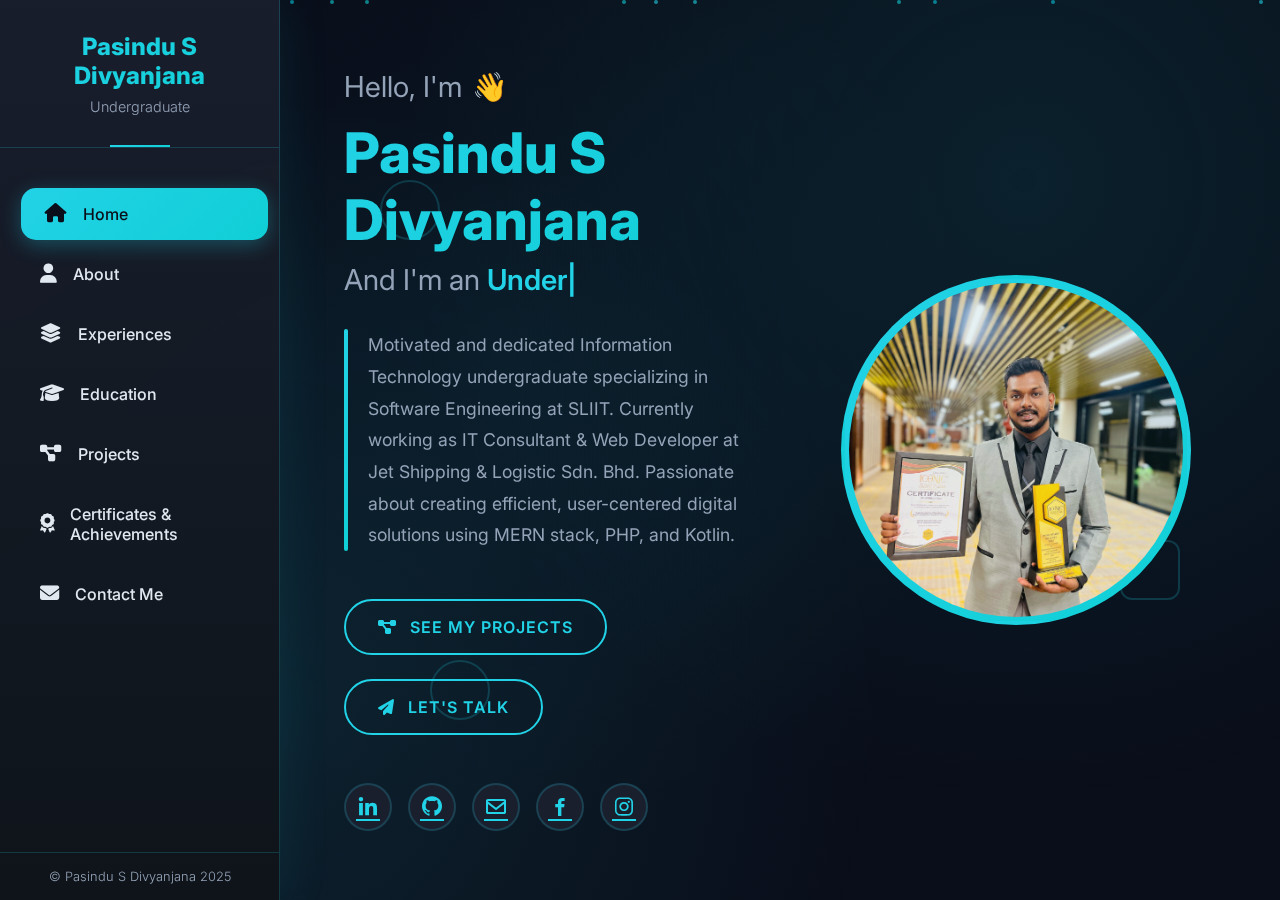
<file: index.html>
<!DOCTYPE html>
<html lang="en" data-page-suffix="Portfolio">
<head>
    <meta charset="UTF-8" />
    <meta name="viewport" content="width=device-width, initial-scale=1.0" />
    <title>Pasindu S Divyanjana | Portfolio</title>
    <link href="https://unpkg.com/boxicons@2.1.4/css/boxicons.min.css" rel="stylesheet" />
    <link rel="stylesheet" href="https://cdnjs.cloudflare.com/ajax/libs/font-awesome/6.4.0/css/all.min.css" />
    <link rel="stylesheet" href="Index_Style.css" />

</head>
<body>
    <!-- Floating Particles -->
    <div class="particles"></div>

    <!-- Scroll Progress Indicator -->
    <div class="scroll-indicator">
        <div class="scroll-progress" id="scrollProgress"></div>
    </div>

    <!-- Mobile Menu Toggle -->
    <button class="menu-toggle" id="menuToggle">
        <i class="fas fa-bars"></i>
    </button>

    <!-- Navigation Overlay -->
    <div class="nav-overlay" id="navOverlay"></div>

    <!-- Navigation (loaded from components/navigation.html) -->
    <div id="nav-container"></div>

    <!-- Main Content -->
    <main>
        <section class="home">
            <!-- Floating Elements -->
            <div class="floating-elements">
                <div class="floating-element"></div>
                <div class="floating-element"></div>
                <div class="floating-element"></div>
            </div>

            <div class="home-container">
                <div class="home-content">
                    <div class="text-animation">
                        <h3>Hello, I'm</h3>
                        <h1 data-profile="name">Pasindu S Divyanjana</h1>
                        <h3>And I'm an <span class="multiple-text" id="typewriter" data-profile="title">Undergraduate</span></h3>
                    </div>
                    <p class="home-description" data-profile="shortBio">
                        Motivated and dedicated Information Technology undergraduate specializing in Software Engineering at SLIIT. Currently working as IT Consultant & Web Developer at Jet Shipping & Logistic Sdn. Bhd. Passionate about creating efficient, user-centered digital solutions using MERN stack, PHP, and Kotlin.
                    </p>
                    <div class="btn-group">
                        <a href="Project.html" class="btn secondary-btn">
                            <i class="fas fa-project-diagram"></i> See My Projects
                        </a>
                        <a href="Contact_Me.html" class="btn secondary-btn">
                            <i class="fas fa-paper-plane"></i> Let's Talk
                        </a>
                    </div>
                    <div class="social-media">
                        <a href="#" data-profile-href="linkedin" target="_blank"><i class="bx bxl-linkedin"></i></a>
                        <a href="#" data-profile-href="github" target="_blank"><i class="bx bxl-github"></i></a>
                        <a href="#" data-profile-href="email" target="_blank"><i class="bx bx-envelope"></i></a>
                        <a href="#" data-profile-href="facebook" target="_blank"><i class="bx bxl-facebook"></i></a>
                        <a href="#" data-profile-href="instagram" target="_blank"><i class="bx bxl-instagram"></i></a>
                    </div>
                </div>
                <div class="home-img">
                    <div class="img-container">
                        <img src="Images/My Profile.jpg" alt="Pasindu S Divyanjana" data-profile-img="profileImage" />
                        <div class="img-overlay"></div>
                    </div>
                </div>
            </div>
        </section>
    </main>

    <script src="data/personal-data.js"></script>
    <script src="scripts/load-navigation.js"></script>
    <script src="scripts/data-loader.js"></script>
    <script src="Index_Script.js"></script>
</body>
</html>
</file>
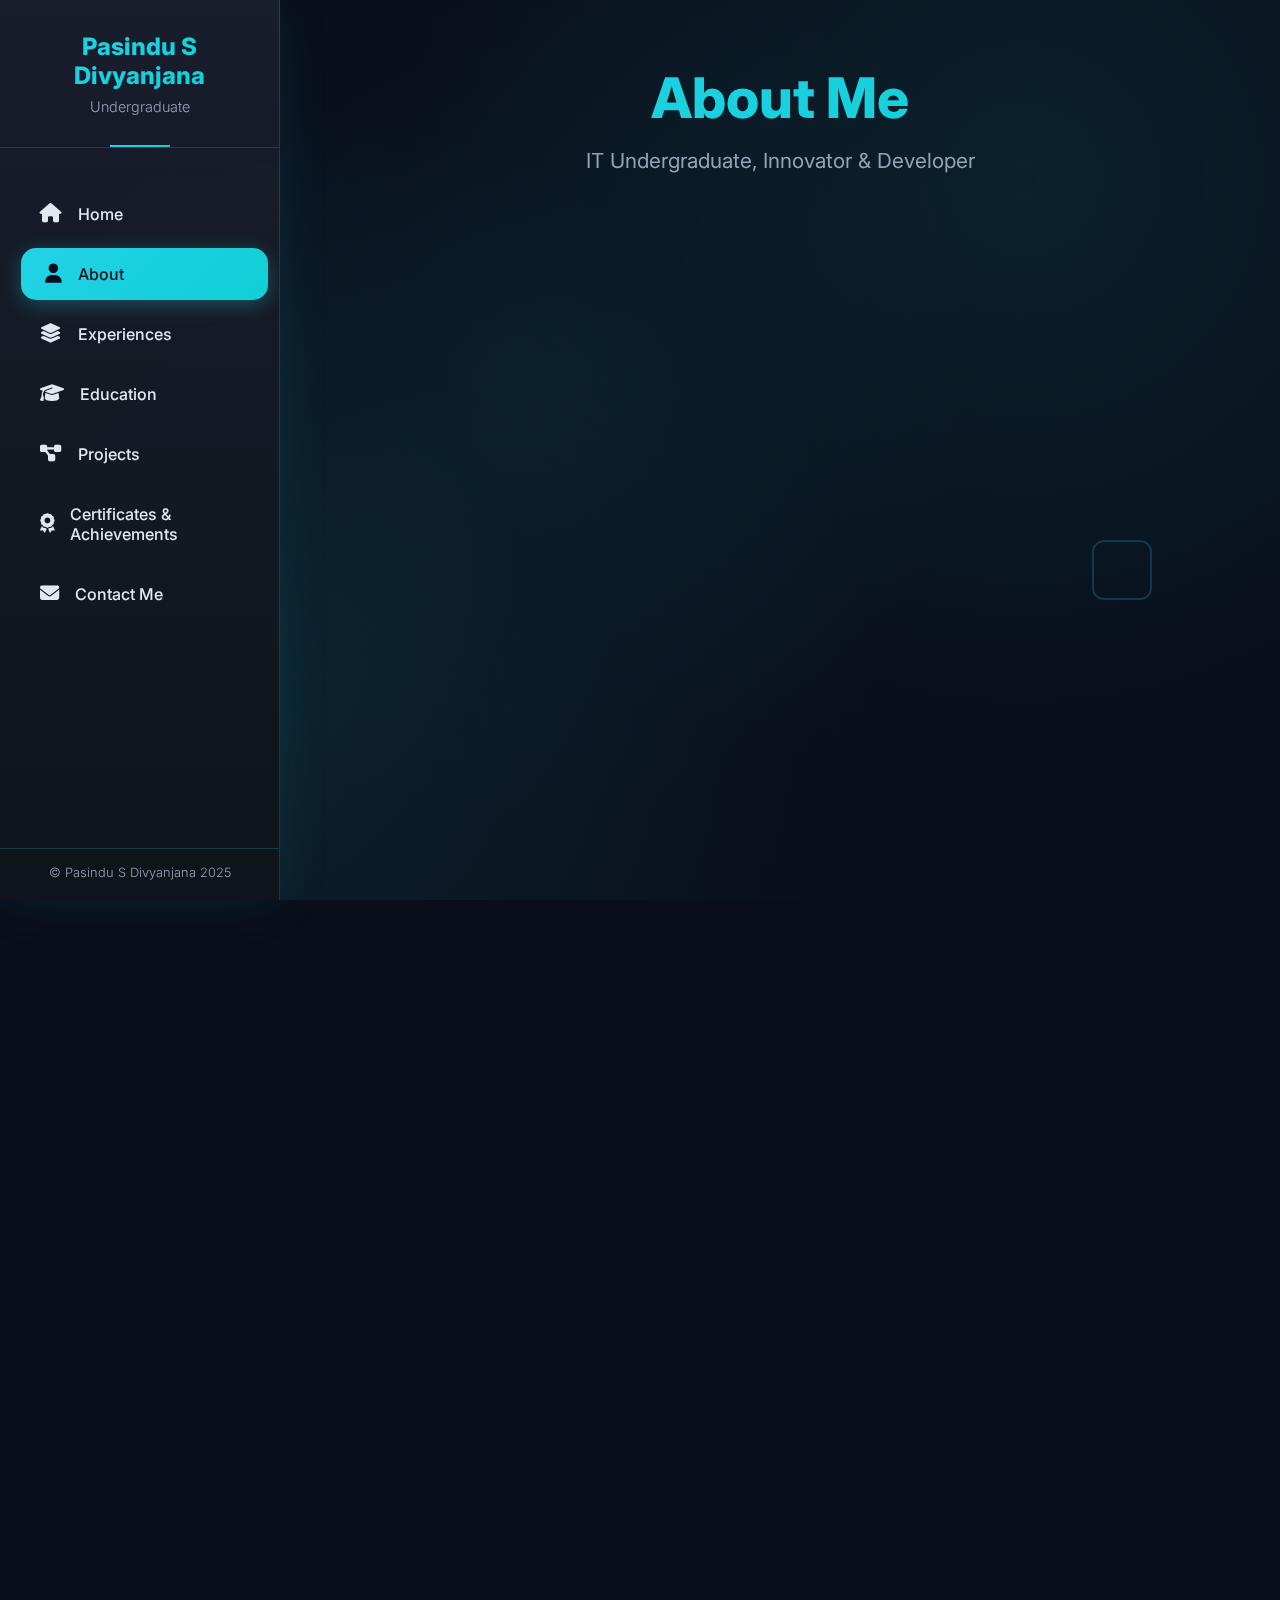
<file: About_Me.html>
<!DOCTYPE html>
<html lang="en" data-page-suffix="About">
<head>
    <meta charset="UTF-8" />
    <meta name="viewport" content="width=device-width, initial-scale=1.0" />
    <title>Pasindu S Divyanjana | About</title>
    <!-- Box Icons -->
    <link href="https://unpkg.com/boxicons@2.1.4/css/boxicons.min.css" rel="stylesheet" />
    <!-- Font Awesome -->
    <link rel="stylesheet" href="https://cdnjs.cloudflare.com/ajax/libs/font-awesome/6.4.0/css/all.min.css" />
    <link rel="stylesheet" href="About_Style.css" />
 
</head>
<body>
    <!-- Animated Background -->
    <div class="animated-bg">
        <div class="floating-shape"></div>
        <div class="floating-shape"></div>
        <div class="floating-shape"></div>
    </div>

    <!-- Scroll Progress Indicator -->
    <div class="scroll-indicator">
        <div class="scroll-progress" id="scrollProgress"></div>
    </div>

    <!-- Navigation (loaded from components/navigation.html) -->
    <div id="nav-container"></div>

    <!-- Main Content -->
    <main>
        <div class="about-container">
            <!-- Header Section -->
            <div class="about-header fade-in">
                <h1 class="about-title">About Me</h1>
                <p class="about-subtitle" data-profile="aboutSubtitle">IT Undergraduate, Innovator & Developer</p>
            </div>

            <!-- About Content Grid -->
            <div class="about-grid">
                <div class="about-text">
                    <p data-profile="aboutParagraph1"></p>
                    <p data-profile="aboutParagraph2"></p>
                    <p data-profile="aboutParagraph3"></p>
                </div>

                <div class="about-image">
                    <div class="profile-card">
                        <div class="profile-avatar">
                            <img src="Images/My Profile.jpg" data-profile-img="profileImage">
                        </div>
                        <h3 class="profile-name" data-profile="name">Pasindu S Divyanjana</h3>
                        <p class="profile-role" data-profile="title">Undergraduate</p>
                    </div>
                </div>
            </div>

            <!-- Stats Section -->
            <div class="stats-section">
                <h2 class="section-title">My Journey</h2>
                <div class="stats-container">
                    <div class="stat-card">
                        <div class="stat-icon">
                            <i class="fas fa-graduation-cap"></i>
                        </div>
                        <div class="stat-number" data-stat="yearsOfStudy" data-count="2">2</div>
                        <div class="stat-info">
                            <p>Years of Study</p>
                        </div>
                    </div>

                    <div class="stat-card">
                        <div class="stat-icon">
                            <i class="fas fa-project-diagram"></i>
                        </div>
                        <div class="stat-number" data-stat="projectsCompleted" data-count="5">5</div>
                        <div class="stat-info">
                            <p>Projects Completed</p>
                        </div>
                    </div>

                    <div class="stat-card">
                        <div class="stat-icon">
                            <i class="fas fa-award"></i>
                        </div>
                        <div class="stat-number" data-stat="certifications" data-count="5">5</div>
                        <div class="stat-info">
                            <p>Certifications</p>
                        </div>
                    </div>

                    <div class="stat-card">
                        <div class="stat-icon">
                            <i class="fas fa-code"></i>
                        </div>
                        <div class="stat-number" data-stat="technologies" data-count="10">10</div>
                        <div class="stat-info">
                            <p>Technologies</p>
                        </div>
                    </div>
                </div>
            </div>

            <!-- Skills Section -->
            <div class="skills-section">
                <h2 class="section-title">Expertise Areas</h2>
                <div class="skills-grid">

                    <div class="skill-category">
                        <h3><i class="fas fa-code"></i> Programming</h3>
                        <div class="skill-tags">
                            <span class="skill-tag">HTML</span>
                            <span class="skill-tag">CSS</span>
                            <span class="skill-tag">JavaScript</span>
                            <span class="skill-tag">PHP</span>
                            <span class="skill-tag">Java</span>
                            <span class="skill-tag">C</span>
                            <span class="skill-tag">C++</span>
                            <span class="skill-tag">Python</span>
                        </div>
                    </div>

                    <div class="skill-category">
                        <h3><i class="fas fa-cog"></i> Frameworks</h3>
                        <div class="skill-tags">
                            <span class="skill-tag">MERN Stack</span>
                            <span class="skill-tag">React</span>
                            <span class="skill-tag">Node.js</span>
                            <span class="skill-tag">Express</span>
                            <span class="skill-tag">OOP</span>
                            <span class="skill-tag">MVC</span>
                        </div>
                    </div>

                    <div class="skill-category">
                        <h3><i class="fas fa-database"></i> Databases</h3>
                        <div class="skill-tags">
                            <span class="skill-tag">MySQL</span>
                            <span class="skill-tag">MongoDB</span>
                        </div>
                    </div>

                    <div class="skill-category">
                        <h3><i class="fas fa-mobile-alt"></i> Mobile Development</h3>
                        <div class="skill-tags">
                            <span class="skill-tag">Android (Java)</span>
                            <span class="skill-tag">Kotlin</span>
                        </div>
                    </div>

                    <div class="skill-category">
                        <h3><i class="fas fa-bullseye"></i> Soft Skills</h3>
                        <div class="skill-tags">
                            <span class="skill-tag">Project Management</span>
                            <span class="skill-tag">Documentation</span>
                            <span class="skill-tag">Teamwork</span>
                            <span class="skill-tag">Problem Solving</span>
                        </div>
                    </div>

                    <div class="skill-category">
                        <h3><i class="fas fa-tools"></i> Tools & Others</h3>
                        <div class="skill-tags">
                            <span class="skill-tag">Git</span>
                            <span class="skill-tag">GitHub</span>
                            <span class="skill-tag">VS Code</span>
                            <span class="skill-tag">Figma</span>
                            <span class="skill-tag">Visual Studio</span>
                            <span class="skill-tag">Eclipse IDE</span>
                            <span class="skill-tag">Dev C++</span>
                            <span class="skill-tag">Android Studio</span>
                            <span class="skill-tag">IntelliJ IDEA</span>
                            <span class="skill-tag">MySQL Workbench</span>
                        </div>
                    </div>

                </div>
            </div>

            <!-- Social Media Section -->
            <div class="social-section">
                <h2 class="section-title">Connect With Me</h2>
                <div class="social-media">
                    <a href="#" data-profile-href="linkedin" target="_blank" class="social-link" title="LinkedIn"><i class="bx bxl-linkedin"></i></a>
                    <a href="#" data-profile-href="github" target="_blank" class="social-link" title="GitHub"><i class="bx bxl-github"></i></a>
                    <a href="#" data-profile-href="email" target="_blank" class="social-link" title="Email"><i class="bx bx-envelope"></i></a>
                    <a href="#" data-profile-href="facebook" target="_blank" class="social-link" title="Facebook"><i class="bx bxl-facebook"></i></a>
                    <a href="#" data-profile-href="instagram" target="_blank" class="social-link" title="Instagram"><i class="bx bxl-instagram"></i></a>
                </div>
            </div>
        </div>
    </main>

    <script src="data/personal-data.js"></script>
    <script src="scripts/load-navigation.js"></script>
    <script src="scripts/data-loader.js"></script>
    <script src="About_Script.js"></script>
</body>
</html>
</file>
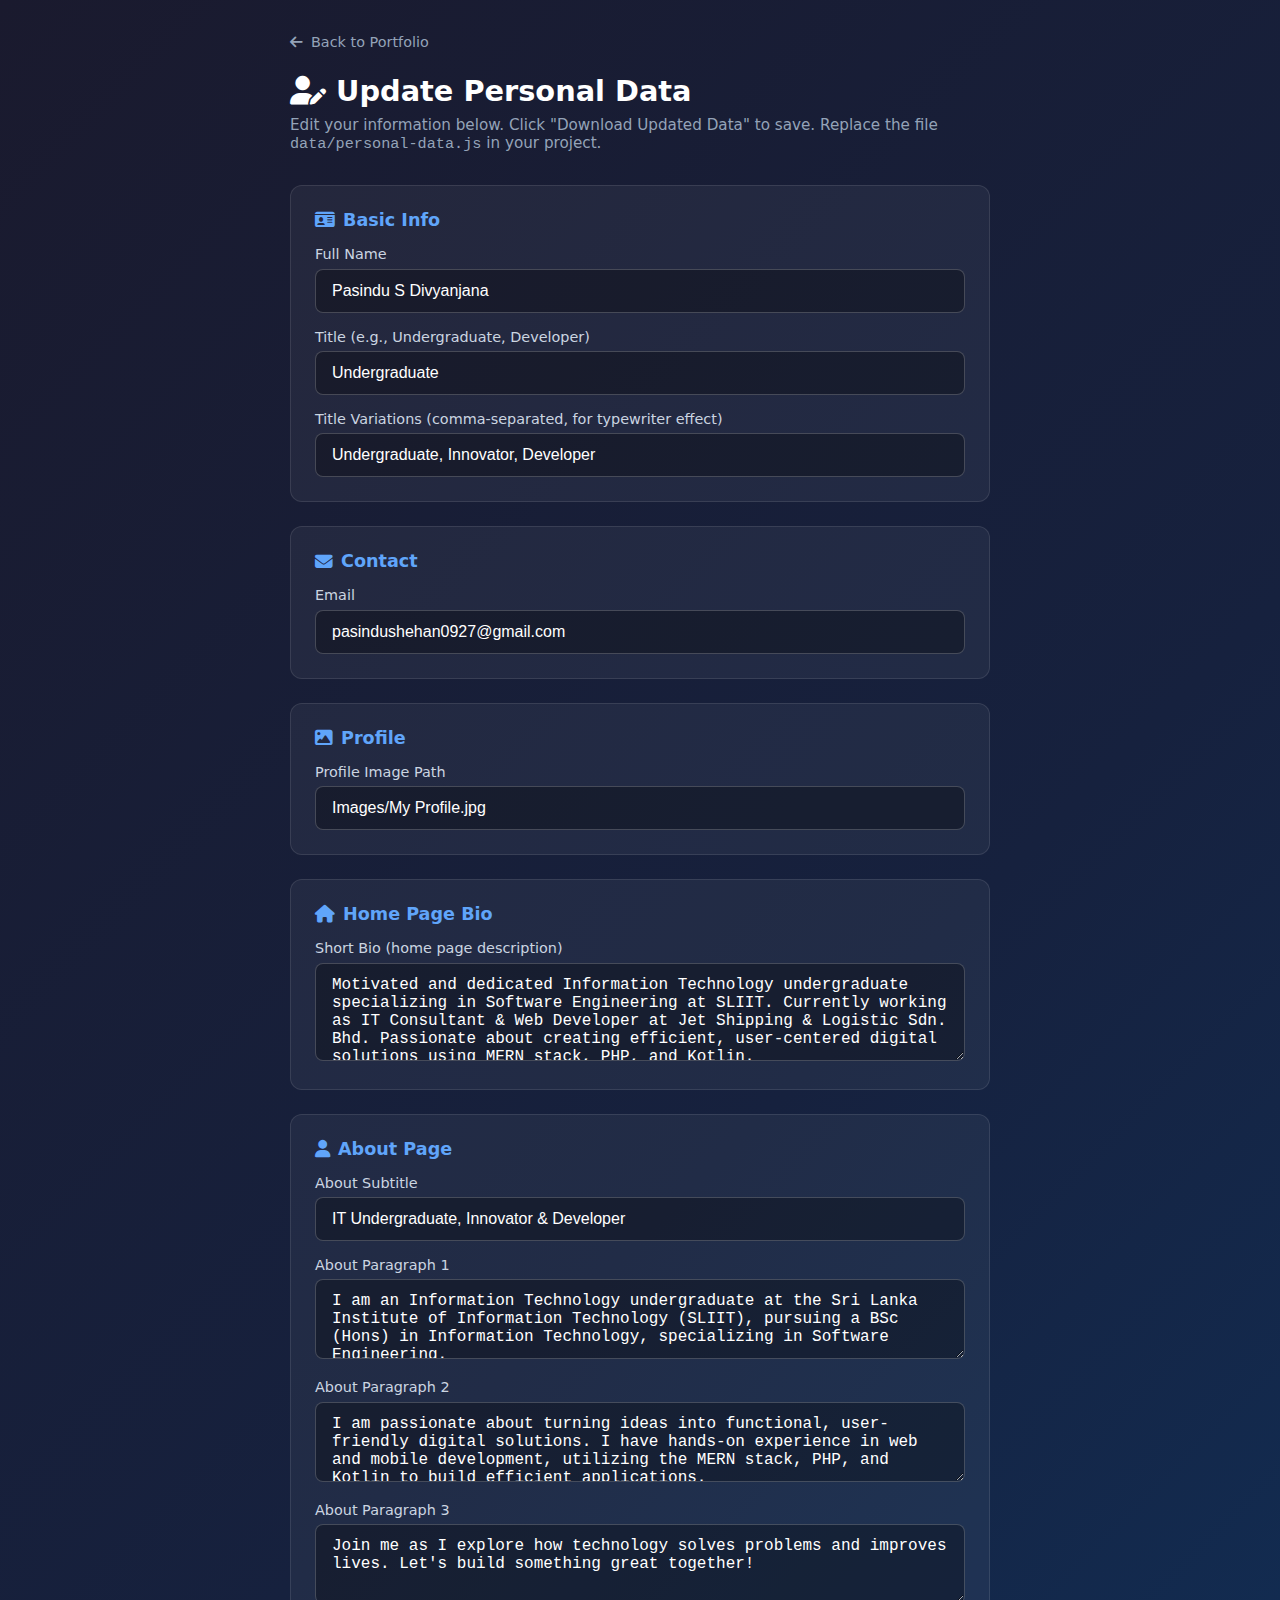
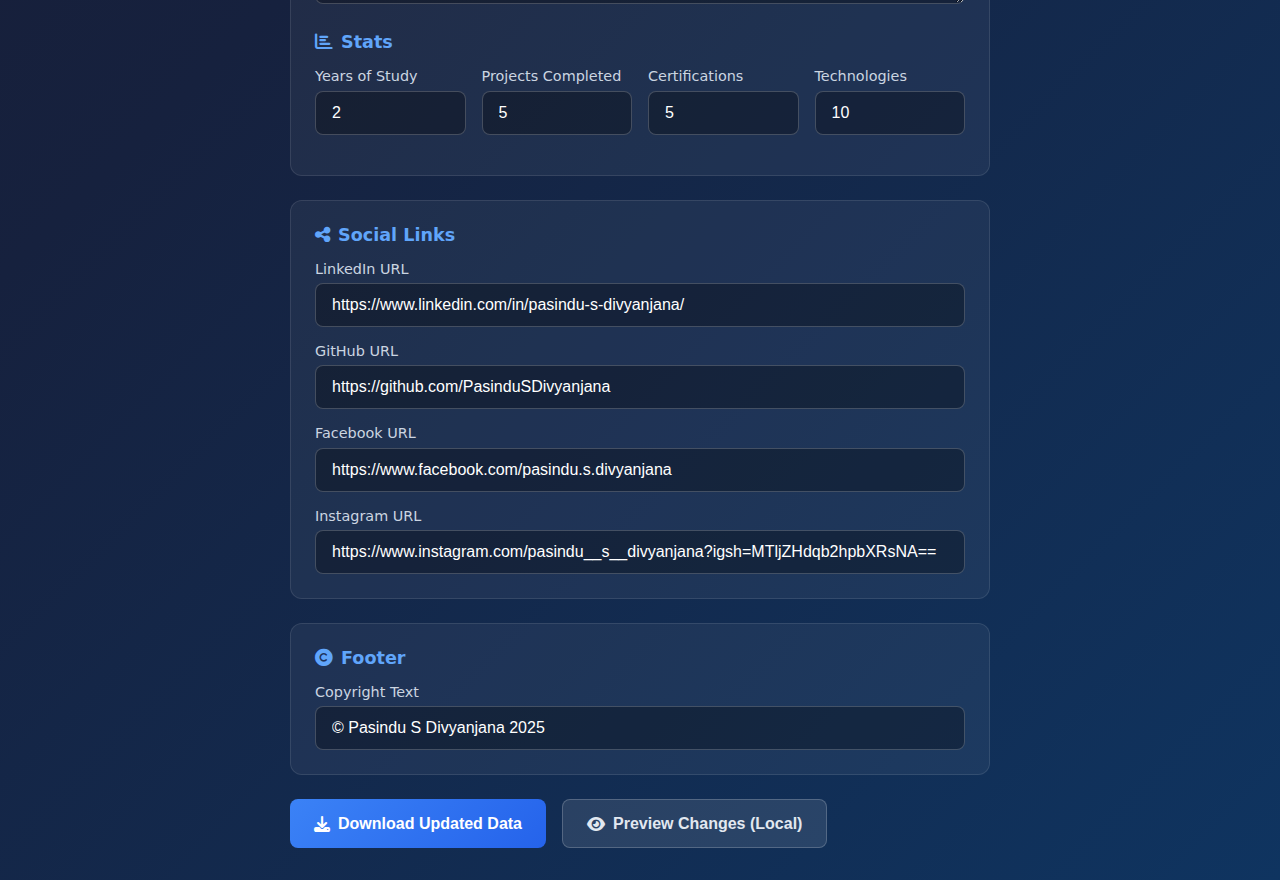
<file: admin.html>
<!DOCTYPE html>
<html lang="en">
<head>
    <meta charset="UTF-8" />
    <meta name="viewport" content="width=device-width, initial-scale=1.0" />
    <title>Update Personal Data | Portfolio Admin</title>
    <link rel="stylesheet" href="https://cdnjs.cloudflare.com/ajax/libs/font-awesome/6.4.0/css/all.min.css" />
    <style>
        * { box-sizing: border-box; margin: 0; padding: 0; }
        body {
            font-family: 'Segoe UI', system-ui, sans-serif;
            background: linear-gradient(135deg, #1a1a2e 0%, #16213e 50%, #0f3460 100%);
            min-height: 100vh;
            color: #e8e8e8;
            padding: 2rem;
        }
        .admin-container {
            max-width: 700px;
            margin: 0 auto;
        }
        h1 {
            margin-bottom: 0.5rem;
            font-size: 1.8rem;
            color: #fff;
        }
        .subtitle {
            color: #94a3b8;
            margin-bottom: 2rem;
            font-size: 0.95rem;
        }
        .card {
            background: rgba(255,255,255,0.05);
            border-radius: 12px;
            padding: 1.5rem;
            margin-bottom: 1.5rem;
            border: 1px solid rgba(255,255,255,0.1);
        }
        .card h2 {
            font-size: 1.1rem;
            margin-bottom: 1rem;
            color: #60a5fa;
            display: flex;
            align-items: center;
            gap: 0.5rem;
        }
        .form-group {
            margin-bottom: 1rem;
        }
        .form-group:last-child { margin-bottom: 0; }
        label {
            display: block;
            margin-bottom: 0.4rem;
            font-size: 0.9rem;
            color: #cbd5e1;
        }
        input, textarea {
            width: 100%;
            padding: 0.75rem 1rem;
            border-radius: 8px;
            border: 1px solid rgba(255,255,255,0.2);
            background: rgba(0,0,0,0.3);
            color: #fff;
            font-size: 1rem;
        }
        textarea { min-height: 80px; resize: vertical; }
        input:focus, textarea:focus {
            outline: none;
            border-color: #60a5fa;
            box-shadow: 0 0 0 2px rgba(96,165,250,0.2);
        }
        .stats-row {
            display: grid;
            grid-template-columns: repeat(2, 1fr);
            gap: 1rem;
        }
        @media (min-width: 600px) {
            .stats-row { grid-template-columns: repeat(4, 1fr); }
        }
        .btn {
            display: inline-flex;
            align-items: center;
            gap: 0.5rem;
            padding: 0.9rem 1.5rem;
            border-radius: 8px;
            font-size: 1rem;
            font-weight: 600;
            cursor: pointer;
            border: none;
            transition: all 0.2s;
        }
        .btn-primary {
            background: linear-gradient(135deg, #3b82f6, #2563eb);
            color: white;
        }
        .btn-primary:hover {
            transform: translateY(-2px);
            box-shadow: 0 4px 12px rgba(59,130,246,0.4);
        }
        .btn-secondary {
            background: rgba(255,255,255,0.1);
            color: #e2e8f0;
            border: 1px solid rgba(255,255,255,0.2);
        }
        .btn-secondary:hover {
            background: rgba(255,255,255,0.15);
        }
        .actions {
            display: flex;
            gap: 1rem;
            flex-wrap: wrap;
            margin-top: 1.5rem;
        }
        .toast {
            position: fixed;
            bottom: 2rem;
            right: 2rem;
            background: #10b981;
            color: white;
            padding: 1rem 1.5rem;
            border-radius: 8px;
            display: flex;
            align-items: center;
            gap: 0.5rem;
            opacity: 0;
            transform: translateY(20px);
            transition: all 0.3s;
            z-index: 1000;
        }
        .toast.show {
            opacity: 1;
            transform: translateY(0);
        }
        .back-link {
            display: inline-flex;
            align-items: center;
            gap: 0.5rem;
            color: #94a3b8;
            text-decoration: none;
            margin-bottom: 1.5rem;
            font-size: 0.9rem;
        }
        .back-link:hover { color: #60a5fa; }
    </style>
</head>
<body>
    <div class="admin-container">
        <a href="index.html" class="back-link">
            <i class="fas fa-arrow-left"></i> Back to Portfolio
        </a>
        <h1><i class="fas fa-user-edit"></i> Update Personal Data</h1>
        <p class="subtitle">Edit your information below. Click "Download Updated Data" to save. Replace the file <code>data/personal-data.js</code> in your project.</p>

        <form id="profileForm">
            <div class="card">
                <h2><i class="fas fa-id-card"></i> Basic Info</h2>
                <div class="form-group">
                    <label>Full Name</label>
                    <input type="text" id="name" required>
                </div>
                <div class="form-group">
                    <label>Title (e.g., Undergraduate, Developer)</label>
                    <input type="text" id="title" required>
                </div>
                <div class="form-group">
                    <label>Title Variations (comma-separated, for typewriter effect)</label>
                    <input type="text" id="titleVariations" placeholder="Undergraduate, Innovator, Developer">
                </div>
            </div>

            <div class="card">
                <h2><i class="fas fa-envelope"></i> Contact</h2>
                <div class="form-group">
                    <label>Email</label>
                    <input type="email" id="email" required>
                </div>
            </div>

            <div class="card">
                <h2><i class="fas fa-image"></i> Profile</h2>
                <div class="form-group">
                    <label>Profile Image Path</label>
                    <input type="text" id="profileImage" placeholder="Images/My Profile.jpg">
                </div>
            </div>

            <div class="card">
                <h2><i class="fas fa-home"></i> Home Page Bio</h2>
                <div class="form-group">
                    <label>Short Bio (home page description)</label>
                    <textarea id="shortBio" rows="4"></textarea>
                </div>
            </div>

            <div class="card">
                <h2><i class="fas fa-user"></i> About Page</h2>
                <div class="form-group">
                    <label>About Subtitle</label>
                    <input type="text" id="aboutSubtitle">
                </div>
                <div class="form-group">
                    <label>About Paragraph 1</label>
                    <textarea id="aboutParagraph1" rows="3"></textarea>
                </div>
                <div class="form-group">
                    <label>About Paragraph 2</label>
                    <textarea id="aboutParagraph2" rows="3"></textarea>
                </div>
                <div class="form-group">
                    <label>About Paragraph 3</label>
                    <textarea id="aboutParagraph3" rows="3"></textarea>
                </div>
                <h2 style="margin-top: 1.5rem;"><i class="fas fa-chart-bar"></i> Stats</h2>
                <div class="stats-row">
                    <div class="form-group">
                        <label>Years of Study</label>
                        <input type="number" id="yearsOfStudy" min="0">
                    </div>
                    <div class="form-group">
                        <label>Projects Completed</label>
                        <input type="number" id="projectsCompleted" min="0">
                    </div>
                    <div class="form-group">
                        <label>Certifications</label>
                        <input type="number" id="certifications" min="0">
                    </div>
                    <div class="form-group">
                        <label>Technologies</label>
                        <input type="number" id="technologies" min="0">
                    </div>
                </div>
            </div>

            <div class="card">
                <h2><i class="fas fa-share-alt"></i> Social Links</h2>
                <div class="form-group">
                    <label>LinkedIn URL</label>
                    <input type="url" id="linkedin" placeholder="https://linkedin.com/in/...">
                </div>
                <div class="form-group">
                    <label>GitHub URL</label>
                    <input type="url" id="github" placeholder="https://github.com/...">
                </div>
                <div class="form-group">
                    <label>Facebook URL</label>
                    <input type="url" id="facebook" placeholder="https://facebook.com/...">
                </div>
                <div class="form-group">
                    <label>Instagram URL</label>
                    <input type="url" id="instagram" placeholder="https://instagram.com/...">
                </div>
            </div>

            <div class="card">
                <h2><i class="fas fa-copyright"></i> Footer</h2>
                <div class="form-group">
                    <label>Copyright Text</label>
                    <input type="text" id="copyright" placeholder="© Your Name 2025">
                </div>
            </div>

            <div class="actions">
                <button type="button" class="btn btn-primary" id="downloadBtn">
                    <i class="fas fa-download"></i> Download Updated Data
                </button>
                <button type="button" class="btn btn-secondary" id="previewBtn">
                    <i class="fas fa-eye"></i> Preview Changes (Local)
                </button>
            </div>
        </form>
    </div>

    <div class="toast" id="toast">
        <i class="fas fa-check-circle"></i>
        <span id="toastMsg">Saved!</span>
    </div>

    <script src="data/personal-data.js"></script>
    <script>
        // Populate form from PERSONAL_DATA
        function loadData() {
            if (typeof PERSONAL_DATA === 'undefined') return;
            const d = PERSONAL_DATA;
            document.getElementById('name').value = d.name || '';
            document.getElementById('title').value = d.title || '';
            document.getElementById('titleVariations').value = (d.titleVariations || []).join(', ');
            document.getElementById('email').value = d.email || '';
            document.getElementById('profileImage').value = d.profileImage || '';
            document.getElementById('shortBio').value = d.shortBio || '';
            document.getElementById('aboutSubtitle').value = d.aboutSubtitle || '';
            document.getElementById('aboutParagraph1').value = d.aboutParagraph1 || '';
            document.getElementById('aboutParagraph2').value = d.aboutParagraph2 || '';
            document.getElementById('aboutParagraph3').value = d.aboutParagraph3 || '';
            if (d.stats) {
                document.getElementById('yearsOfStudy').value = d.stats.yearsOfStudy ?? '';
                document.getElementById('projectsCompleted').value = d.stats.projectsCompleted ?? '';
                document.getElementById('certifications').value = d.stats.certifications ?? '';
                document.getElementById('technologies').value = d.stats.technologies ?? '';
            }
            if (d.social) {
                document.getElementById('linkedin').value = d.social.linkedin || '';
                document.getElementById('github').value = d.social.github || '';
                document.getElementById('facebook').value = d.social.facebook || '';
                document.getElementById('instagram').value = d.social.instagram || '';
            }
            document.getElementById('copyright').value = d.copyright || '';
        }

        function getFormData() {
            const titleVariations = document.getElementById('titleVariations').value
                .split(',').map(s => s.trim()).filter(Boolean);
            return {
                name: document.getElementById('name').value,
                title: document.getElementById('title').value,
                titleVariations: titleVariations.length ? titleVariations : ['Undergraduate'],
                email: document.getElementById('email').value,
                profileImage: document.getElementById('profileImage').value || 'Images/My Profile.jpg',
                profileImageAlt: document.getElementById('name').value,
                shortBio: document.getElementById('shortBio').value,
                aboutSubtitle: document.getElementById('aboutSubtitle').value,
                aboutParagraph1: document.getElementById('aboutParagraph1').value,
                aboutParagraph2: document.getElementById('aboutParagraph2').value,
                aboutParagraph3: document.getElementById('aboutParagraph3').value,
                stats: {
                    yearsOfStudy: parseInt(document.getElementById('yearsOfStudy').value) || 0,
                    projectsCompleted: parseInt(document.getElementById('projectsCompleted').value) || 0,
                    certifications: parseInt(document.getElementById('certifications').value) || 0,
                    technologies: parseInt(document.getElementById('technologies').value) || 0
                },
                social: {
                    linkedin: document.getElementById('linkedin').value || '',
                    github: document.getElementById('github').value || '',
                    facebook: document.getElementById('facebook').value || '',
                    instagram: document.getElementById('instagram').value || ''
                },
                copyright: document.getElementById('copyright').value
            };
        }

        function escapeJsString(str) {
            return (str || '').replace(/\\/g, '\\\\').replace(/"/g, '\\"').replace(/\n/g, '\\n');
        }

        function generateJsFile(data) {
            return `/**
 * Central Personal Data - Update this file to change your info across all pages
 * Or use admin.html to edit and download the updated file
 */
const PERSONAL_DATA = {
    name: "${escapeJsString(data.name)}",
    title: "${escapeJsString(data.title)}",
    titleVariations: [${data.titleVariations.map(s => '"' + escapeJsString(s) + '"').join(', ')}],
    email: "${escapeJsString(data.email)}",
    profileImage: "${escapeJsString(data.profileImage)}",
    profileImageAlt: "${escapeJsString(data.name)}",
    shortBio: "${escapeJsString(data.shortBio)}",
    aboutSubtitle: "${escapeJsString(data.aboutSubtitle)}",
    aboutParagraph1: "${escapeJsString(data.aboutParagraph1)}",
    aboutParagraph2: "${escapeJsString(data.aboutParagraph2)}",
    aboutParagraph3: "${escapeJsString(data.aboutParagraph3)}",
    stats: {
        yearsOfStudy: ${data.stats.yearsOfStudy},
        projectsCompleted: ${data.stats.projectsCompleted},
        certifications: ${data.stats.certifications},
        technologies: ${data.stats.technologies}
    },
    social: {
        linkedin: "${escapeJsString(data.social.linkedin)}",
        github: "${escapeJsString(data.social.github)}",
        facebook: "${escapeJsString(data.social.facebook)}",
        instagram: "${escapeJsString(data.social.instagram)}"
    },
    copyright: "${escapeJsString(data.copyright)}"
};
`;
        }

        function showToast(msg) {
            const toast = document.getElementById('toast');
            document.getElementById('toastMsg').textContent = msg;
            toast.classList.add('show');
            setTimeout(() => toast.classList.remove('show'), 3000);
        }

        document.getElementById('downloadBtn').addEventListener('click', () => {
            const data = getFormData();
            const content = generateJsFile(data);
            const blob = new Blob([content], { type: 'application/javascript' });
            const url = URL.createObjectURL(blob);
            const a = document.createElement('a');
            a.href = url;
            a.download = 'personal-data.js';
            a.click();
            URL.revokeObjectURL(url);
            showToast('File downloaded! Replace data/personal-data.js in your project.');
        });

        document.getElementById('previewBtn').addEventListener('click', () => {
            const data = getFormData();
            try {
                localStorage.setItem('portfolio_preview_data', JSON.stringify(data));
                showToast('Saved for preview. Open index.html to see changes.');
                setTimeout(() => window.open('index.html', '_blank'), 500);
            } catch (e) {
                showToast('Preview save failed. Use Download instead.');
            }
        });

        loadData();
    </script>
</body>
</html>
</file>
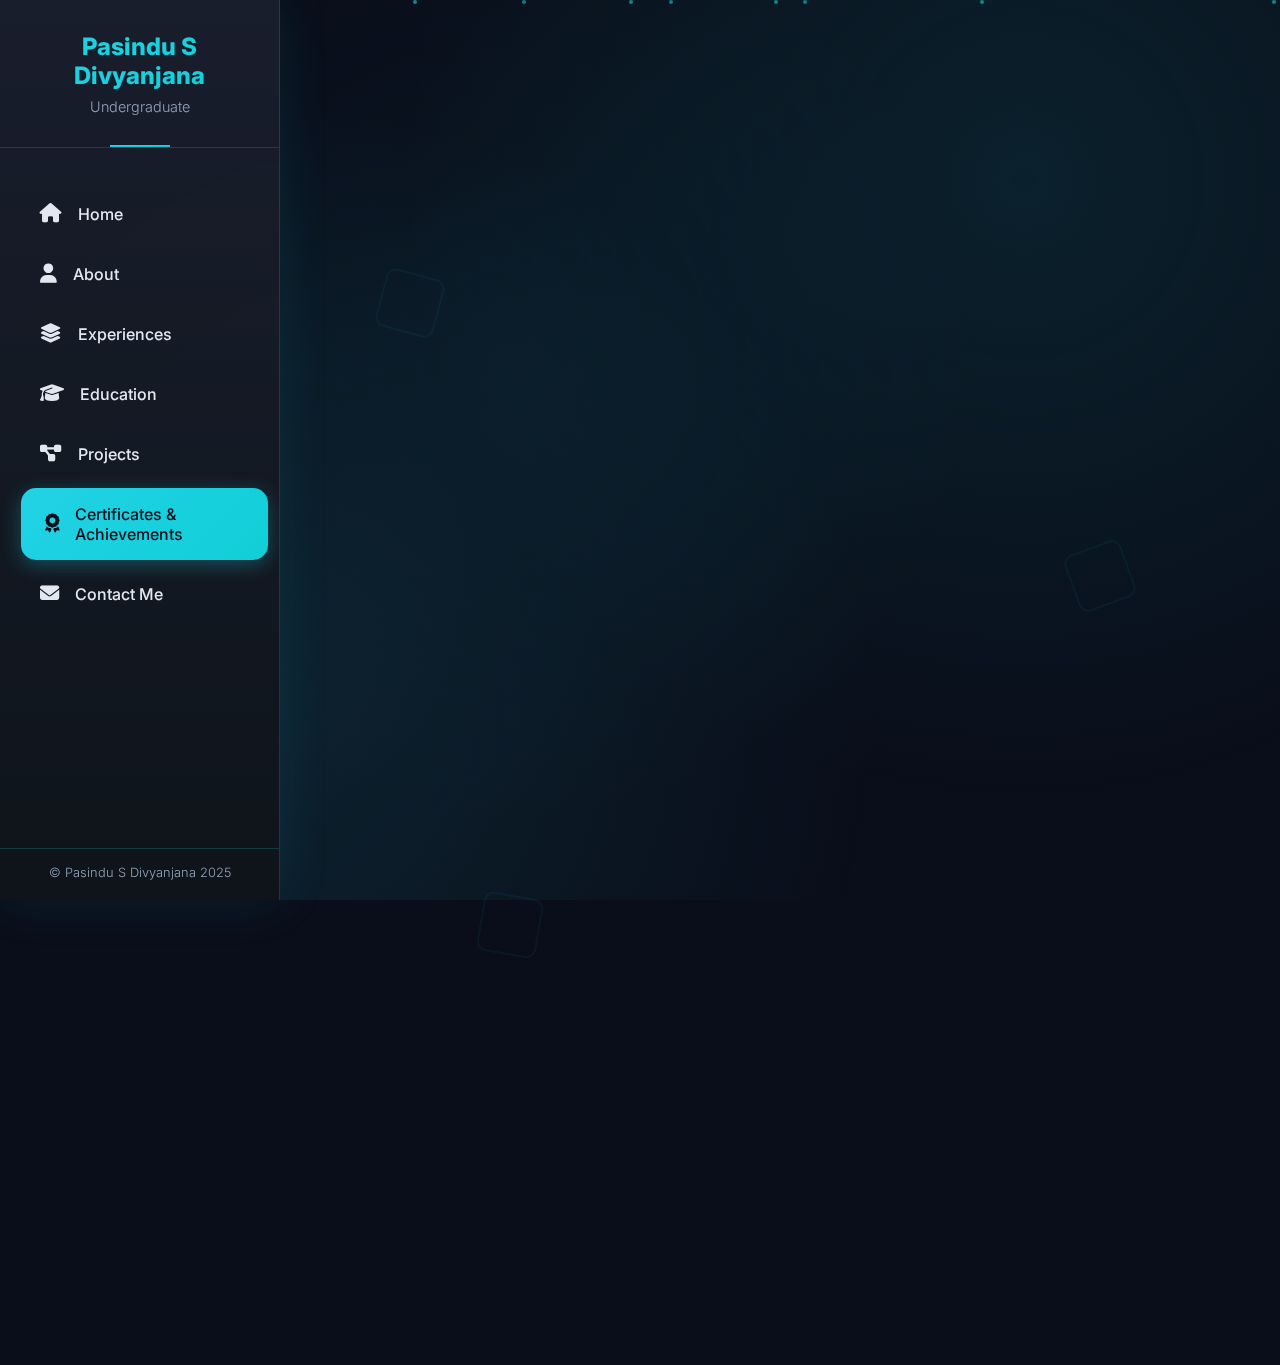
<file: Certificates.html>
<!DOCTYPE html>
<html lang="en" data-page-suffix="Certificates">
<head>
  <meta charset="UTF-8" />
  <meta name="viewport" content="width=device-width, initial-scale=1.0" />
  <title>Pasindu S Divyanjana | Certificates</title>
  <!-- Font Awesome -->
  <link rel="stylesheet" href="https://cdnjs.cloudflare.com/ajax/libs/font-awesome/6.4.0/css/all.min.css" />
  <link rel="stylesheet" href="https://cdnjs.cloudflare.com/ajax/libs/font-awesome/6.4.0/css/all.min.css" />
  <link rel="stylesheet" href="Certificates_Style.css" />

</head>
<body>
  <!-- Floating Particles -->
  <div class="particles" id="particles"></div>

  <!-- Mobile Menu Toggle -->
  <button class="menu-toggle" onclick="toggleMenu()">
    <i class="fas fa-bars"></i>
  </button>

<!-- Navigation (loaded from components/navigation.html) -->
<div id="nav-container"></div>

  <!-- Main Content -->
  <main>
    <!-- Floating Decorative Elements -->
    <div class="floating-certificates">
      <div class="floating-cert"></div>
      <div class="floating-cert"></div>
      <div class="floating-cert"></div>
    </div>

    <div class="certificates-container">
      <!-- Page Header -->
      <div class="page-header">
        <h1>Certifications & Achievements</h1>
      </div>

      <!-- Achivements Section -->
      <div class="coming-soon">
        <div class="certificate-icon">
          <i class="fa-solid fa-trophy"></i>
        </div>
        
        <h2>Achievements</h2>

        <!-- Progress Section -->
        <div class="progress-section">
          
          <!-- <div class="progress-item">
            <div class="progress-icon">
              <i class="fas fa-code"></i>
            </div>
            <div class="progress-content">
              <div class="progress-title">Python Programming Certification</div>
              <div class="progress-desc">Advanced Python development and data science specialization</div>
            </div>
            <span class="status-badge in-progress">In Progress</span>
          </div>

          <div class="progress-item">
            <div class="progress-icon">
              <i class="fas fa-brain"></i>
            </div>
            <div class="progress-content">
              <div class="progress-title">Machine Learning Specialization</div>
              <div class="progress-desc">Deep learning and AI model development certification</div>
            </div>
            <span class="status-badge planned">Planned</span>
          </div>

          <div class="progress-item">
            <div class="progress-icon">
              <i class="fas fa-cloud"></i>
            </div>
            <div class="progress-content">
              <div class="progress-title">AWS Cloud Practitioner</div>
              <div class="progress-desc">Cloud computing and infrastructure management</div>
            </div>
            <span class="status-badge planned">Planned</span>
          </div> -->

          <!-- International Beauty Partnerships Achievement -->
          <div class="progress-item">
            <div class="progress-icon">
              <i class="fas fa-handshake"></i>
            </div>
            <div class="progress-content">
              <div class="progress-title">The Excellence in International Beauty Partnerships Award of the year - Sakura Elegance (Pvt) Ltd</div>
              <div class="progress-desc">Iconic Awards Sri Lanka 2025</div>
            </div>
            <span class="status-badge Date">April 2025</span>
          </div>
        </div>
      </div>

      <!-- Certifications -->
      <div class="coming-soon">
        <div class="certificate-icon">
          <i class="fa-solid fa-award"></i>
        </div>
        
        <h2>Certificates</h2>
        
        <!-- Progress Section -->
        <div class="progress-section">

          <!-- Front-End Web Development -->
          <div class="progress-item">
            <div class="progress-icon">
              <i class="fa-solid fa-laptop"></i>
            </div>
            <div class="progress-content">
              <div class="progress-title">Front-End Web Development</div>
              <div class="progress-desc">University of Moratuwa</div>
            </div>
            <span class="status-badge in-progress">In Progress</span>
          </div>

          <!-- Python Programming -->
          <div class="progress-item">
            <div class="progress-icon">
              <i class="fab fa-python"></i>
            </div>
            <div class="progress-content">
              <div class="progress-title">Python Programming</div>
              <div class="progress-desc">University of Moratuwa</div>
            </div>
            <span class="status-badge in-progress">In Progress</span>
          </div>

          <!-- Moratuwa Python Beginners -->
          <div class="progress-item">
            <div class="progress-icon">
              <i class="fab fa-python"></i>
            </div>
            <div class="progress-content">
              <div class="progress-title">Python for Beginners</div>
              <div class="progress-desc">University of Moratuwa</div>
            </div>
            <span class="status-badge in-progress">In Progress</span>
          </div>

          <!-- Moratuwa Web Design -->
          <div class="progress-item">
            <div class="progress-icon">
              <i class="fa-solid fa-laptop"></i>
            </div>
            <div class="progress-content">
              <div class="progress-title">Web Design for Beginners</div>
              <div class="progress-desc">University of Moratuwa</div>
            </div>
            <span class="status-badge in-progress">In Progress</span>
          </div>

          <!-- CHA -->
          <div class="progress-item">
            <div class="progress-icon">
              <i class="fa-solid fa-signature"></i>
            </div>
            <div class="progress-content">
              <div class="progress-title">The Customs House Agent (CHA) Certificate Course 2025</div>
              <div class="progress-desc">Sri lanka Customs</div>
            </div>
            <span class="status-badge completed">Completed</span>
          </div>

        </div>
      </div>

    </div>
  </main>

  <script src="data/personal-data.js"></script>
  <script src="scripts/load-navigation.js"></script>
  <script src="scripts/data-loader.js"></script>
  <script src="Certificates_Script.js"></script>
</body>
</html>
</file>
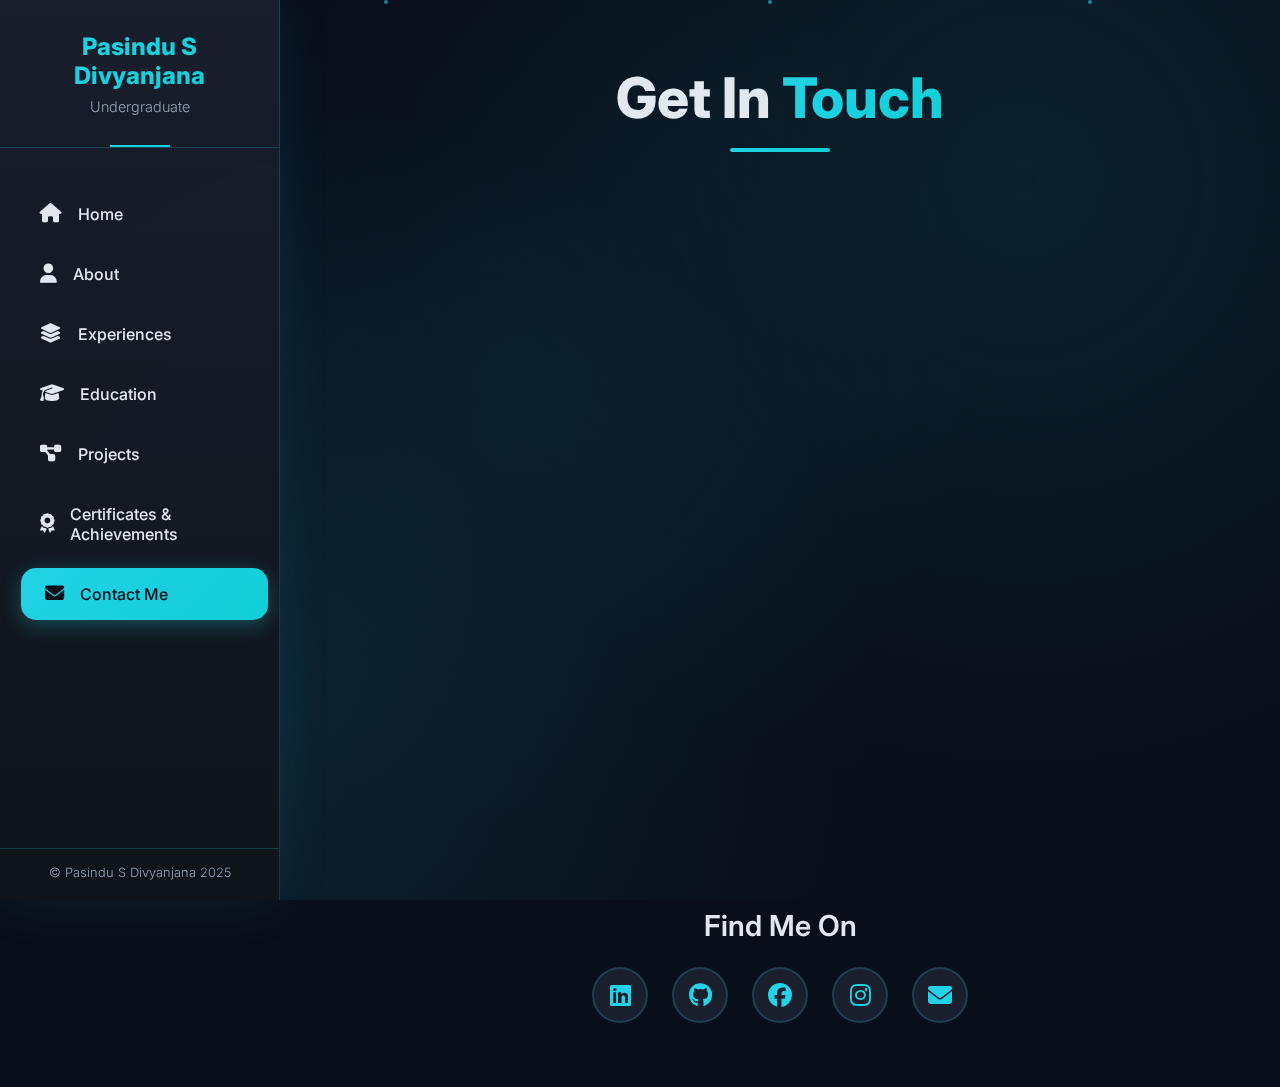
<file: Contact_Me.html>
<!DOCTYPE html>
<html lang="en" data-page-suffix="Contact">
<head>
    <meta charset="UTF-8" />
    <meta name="viewport" content="width=device-width, initial-scale=1.0" />
    <title>Pasindu S Divyanjana | Contact</title>
    <!-- Box Icons -->
    <link href="https://unpkg.com/boxicons@2.1.4/css/boxicons.min.css" rel="stylesheet" />
    <!-- Font Awesome -->
    <link rel="stylesheet" href="https://cdnjs.cloudflare.com/ajax/libs/font-awesome/6.4.0/css/all.min.css" />
    <link rel="stylesheet" href="Contact_Style.css" />

</head>
<body>
    <!-- Animated Background -->
    <div class="animated-bg">
        <div class="particle"></div>
        <div class="particle"></div>
        <div class="particle"></div>
        <div class="particle"></div>
    </div>

    <!-- Scroll Progress Indicator -->
    <div class="scroll-indicator">
        <div class="scroll-progress" id="scrollProgress"></div>
    </div>

    <!-- Navigation (loaded from components/navigation.html) -->
    <div id="nav-container"></div>

    <!-- Main Content -->
    <main>
        <div class="container">
            <!-- Section Header -->
            <div class="section-header fade-in">
                <h2 class="heading">Get In <span>Touch</span></h2>
                <div class="heading-line"></div>
            </div>

            <!-- Contact Content -->
            <div class="contact-content">
                <!-- Contact Information -->
                <div class="contact-info">
                    <div class="contact-card fade-in" onclick="openEmail()">
                        <div class="contact-icon">
                            <i class="fas fa-envelope"></i>
                        </div>
                        <div class="contact-details">
                            <h4>Email Address</h4>
                            <p data-profile="email">pasindushehan0927@gmail.com</p>
                        </div>
                    </div>

                    <div class="contact-card fade-in" onclick="openLinkedIn()">
                        <div class="contact-icon">
                            <i class="fab fa-linkedin"></i>
                        </div>
                        <div class="contact-details">
                            <h4>LinkedIn Profile</h4>
                            <p>Connect with me professionally and view my career journey</p>
                        </div>
                    </div>

                    <div class="contact-card fade-in" onclick="openGitHub()">
                        <div class="contact-icon">
                            <i class="fab fa-github"></i>
                        </div>
                        <div class="contact-details">
                            <h4>GitHub Profile</h4>
                            <p>Explore my open-source projects and contributions</p>
                        </div>
                    </div>

                    <!-- <div class="contact-card fade-in" onclick="copyPhone()">
                        <div class="contact-icon">
                            <i class="fas fa-phone"></i>
                        </div>
                        <div class="contact-details">
                            <h4>Phone Number</h4>
                            <p>+94 76 399 5297 (Click to copy)</p>
                        </div>
                    </div> -->
                </div>

                <!-- Contact Links -->
                <div class="contact-links">
                    <h3 class="section-subtitle">Quick Message</h3>
                    
                    <!-- <a href="mailto:pasindushehan0927@gmail.com" class="contact-btn fade-in">
                        <i class="fas fa-envelope"></i>
                        <span>Send Email</span>
                    </a>

                    <a href="https://www.linkedin.com/in/pasindu-s-divyanjana/" target="_blank" class="contact-btn fade-in">
                        <i class="fab fa-linkedin"></i>
                        <span>Connect on LinkedIn</span>
                    </a>

                    <a href="https://github.com/PasinduSDivyanjana" target="_blank" class="contact-btn fade-in">
                        <i class="fab fa-github"></i>
                        <span>View GitHub Profile</span>
                    </a> -->

                    <!-- <a href="tel:+94763995297" class="contact-btn fade-in">
                        <i class="fas fa-phone"></i>
                        <span>Call Me</span>
                    </a> -->

                    <!-- Quick Contact Form -->
                    <div class="contact-form fade-in">
                        <!-- <h3 style="color: var(--text-color); margin-bottom: 2rem; text-align: center;">Quick Message</h3> -->
                        <form id="contactForm">
                            <div class="form-group">
                                <label for="name">Your Name</label>
                                <input type="text" id="name" name="name" required>
                            </div>
                            <div class="form-group">
                                <label for="email">Your Email</label>
                                <input type="email" id="email" name="email" required>
                            </div>
                            <div class="form-group">
                                <label for="message">Message</label>
                                <textarea id="message" name="message" placeholder="Your message here..." required></textarea>
                            </div>
                            <button type="submit" class="form-btn">
                                <i class="fas fa-paper-plane"></i>
                                Send Message
                            </button>
                        </form>
                    </div>
                </div>
            </div>

            <!-- Additional Contact Methods -->
            <div class="additional-contact fade-in">
                <h3 class="section-subtitle">Find Me On</h3>
                <div class="social-links">
                    <a href="#" data-profile-href="linkedin" target="_blank" class="social-link" title="LinkedIn"><i class="fab fa-linkedin"></i></a>
                    <a href="#" data-profile-href="github" target="_blank" class="social-link" title="GitHub"><i class="fab fa-github"></i></a>
                    <a href="#" data-profile-href="facebook" target="_blank" class="social-link" title="Facebook"><i class="fab fa-facebook"></i></a>
                    <a href="#" data-profile-href="instagram" target="_blank" class="social-link" title="Instagram"><i class="fab fa-instagram"></i></a>
                    <a href="#" data-profile-href="email" class="social-link" title="Email"><i class="fas fa-envelope"></i></a>
                </div>
            </div>
        </div>
    </main>

    <script src="data/personal-data.js"></script>
    <script src="scripts/load-navigation.js"></script>
    <script src="scripts/data-loader.js"></script>
    <script src="Contact_Script.js"></script>
</body>
</html>
</file>
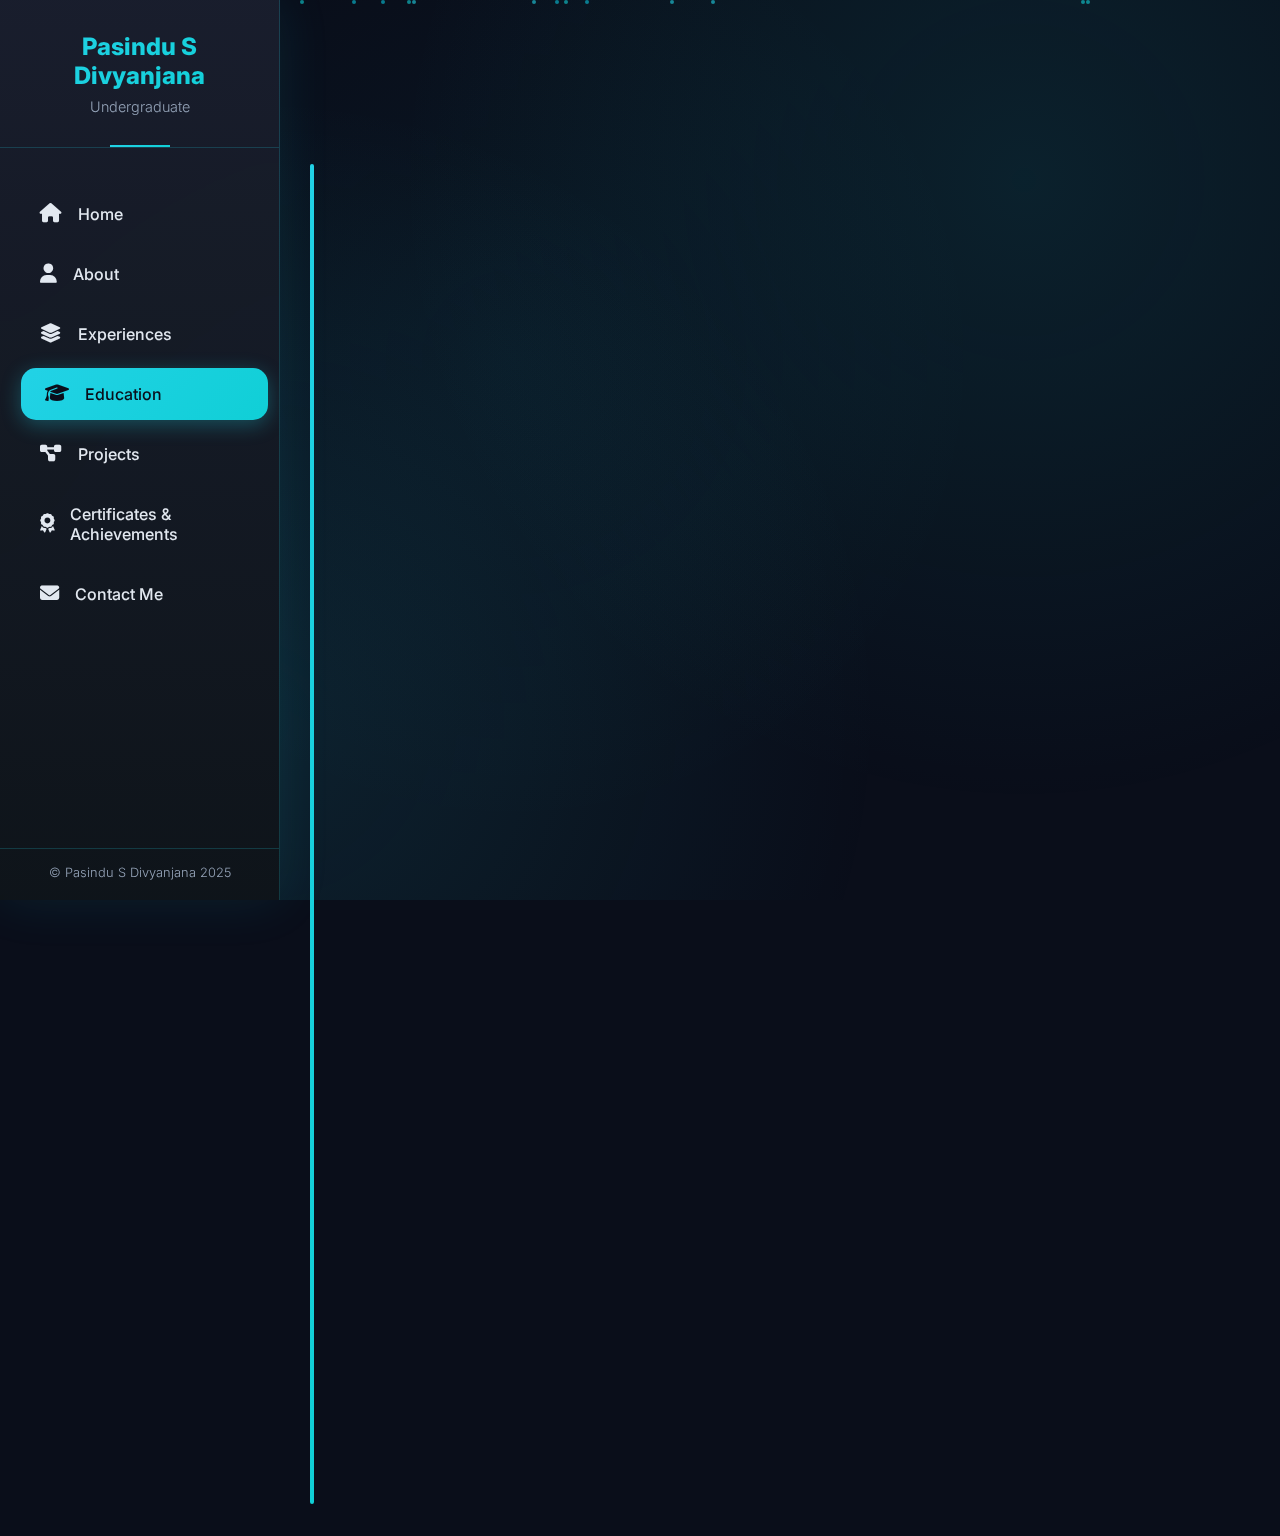
<file: Education.html>
<!DOCTYPE html>
<html lang="en" data-page-suffix="Education">
<head>
  <meta charset="UTF-8" />
  <meta name="viewport" content="width=device-width, initial-scale=1.0" />
  <title>Pasindu S Divyanjana | Education</title>
  <link rel="stylesheet" href="https://cdnjs.cloudflare.com/ajax/libs/font-awesome/6.4.0/css/all.min.css" />
  <link rel="stylesheet" href="Education_Style.css" />

</head>
<body>
  <!-- Animated background particles -->
  <div class="particles" id="particles"></div>

  <!-- Mobile menu toggle -->
  <button class="menu-toggle" onclick="toggleMenu()">
    <i class="fas fa-bars"></i>
  </button>

<!-- Navigation (loaded from components/navigation.html) -->
<div id="nav-container"></div>

  <main>
    <div class="Education_Head">
      <h1>Education Journey</h1>
    </div>

    <!-- BSc Education -->
    <div class="Education-Timeline">
      <div class="Timeline-Item">
        <div class="Timeline-Dot" onclick="highlightCard(this)"></div>
        <div class="Timeline-Content">
          <div class="Education-Card" data-progress="90"> <!--Update the Prograss percentage-->
            <!-- <div class="achievement-badge">Current</div> -->
            <div class="Education-Header">
              <div class="University-Logo">
                <img src="Images/Education/SLIIT Logo.png" alt="SLIIT Logo" class="Edu-Logo" />
              </div>
              <div class="Education-Info">
                <h3>BSc (Hons) in Information Technology (Specializing in Software Engineering)</h3><br>
                <h4>Sri Lanka Institute of Information Technology (SLIIT)</h4>
                <div class="Specialization">Software Engineering</div>
                <div class="Education-Meta">
                  <span class="Duration"><i class="fas fa-calendar"></i>2023 - Present</span>
                  <span class="GPA"><i class="fas fa-star"></i>Current GPA: 3.35</span>
                </div>
              </div>
            </div>
            <div class="progress-indicator">
              <div class="progress-bar" style="--progress: 0%"></div>
            </div>
          </div>
        </div>
      </div>

      <!-- A/L Education -->
      <div class="Timeline-Item">
        <div class="Timeline-Dot" onclick="highlightCard(this)"></div>
        <div class="Timeline-Content">
          <div class="Education-Card" data-progress="100"> <!--Update the Prograss percentage-->
            <!-- <div class="achievement-badge">Excellent</div> -->
            <div class="Education-Header">
              <div class="School-Logo">
                <img src="Images/Education/BC Logo.png" alt="BC Logo" class="Edu-Logo" />
              </div>
              <div class="Education-Info"> 
                <h3>Bandaranayake College Gampaha</h3><br>
                <h4>G.C.E Advanced Level Examination</h4>
                <div class="Specialization">Physical Science Stream</div>
                <div class="Education-Meta">
                  <span class="Duration"><i class="fas fa-calendar"></i>2020</span>
                  <span class="Grade"><i class="fas fa-trophy"></i> Combined Mathematics - C, Chemistry- C, Physics - C</span>
                </div>
                <br><br><br>
                <h4>G.C.E Ordinary Level Examination</h4>
                <div class="Education-Meta">
                  <span class="Duration"><i class="fas fa-calendar"></i>2016</span>
                  <span class="Grade"><i class="fas fa-trophy"></i>Mathematics - A, Science - A, Buddhism - A, Sinhala Language & Literature - A, History - A, Civic Education - A, Health & Physical Education - A, English - B, Drama & Theatre - B</span>
                </div>
                <br><br><br>
                <h4>G.C.E Ordinary Level Examination</h4>
                <div class="Education-Meta">
                  <span class="Duration"><i class="fas fa-calendar"></i>2017</span>
                  <span class="Grade"><i class="fas fa-trophy"></i>Tamil - C</span>
                </div>
              </div>
            </div>
            <div class="progress-indicator">
              <div class="progress-bar" style="--progress: 0%"></div>
            </div>
          </div>
        </div>
      </div>

      <!-- Primary Education -->
      <div class="Timeline-Item">
        <div class="Timeline-Dot" onclick="highlightCard(this)"></div>
        <div class="Timeline-Content">
          <div class="Education-Card" data-progress="90"> <!--Update the Prograss percentage-->
            <!-- <div class="achievement-badge">Outstanding</div> -->
            <div class="Education-Header">
              <div class="School-Logo_1">
                <img src="Images/Education/Sebastian Logo.jpg" alt="St. Sebastian's College Logo" class="Edu-Logo" />
              </div>
              <div class="Education-Info">
                <h3>St. Sebastian's College Kandana</h3><br> <br>
                <h4>Grade 5 Scholarship Examination</h4>
                <div class="Education-Meta">
                  <span class="Duration"><i class="fas fa-calendar"></i>2010</span>
                  <span class="Grade"><i class="fas fa-trophy"></i>Score: 163 (Cut off Mark - 148)</span>
                </div>
              </div>
            </div>
            <div class="progress-indicator">
              <div class="progress-bar" style="--progress: 0%"></div>
            </div>
          </div>
        </div>
      </div>
    </div>
  </main>

  <script src="data/personal-data.js"></script>
  <script src="scripts/load-navigation.js"></script>
  <script src="scripts/data-loader.js"></script>
  <script src="Education_Script.js"></script>
</body>
</html>
</file>
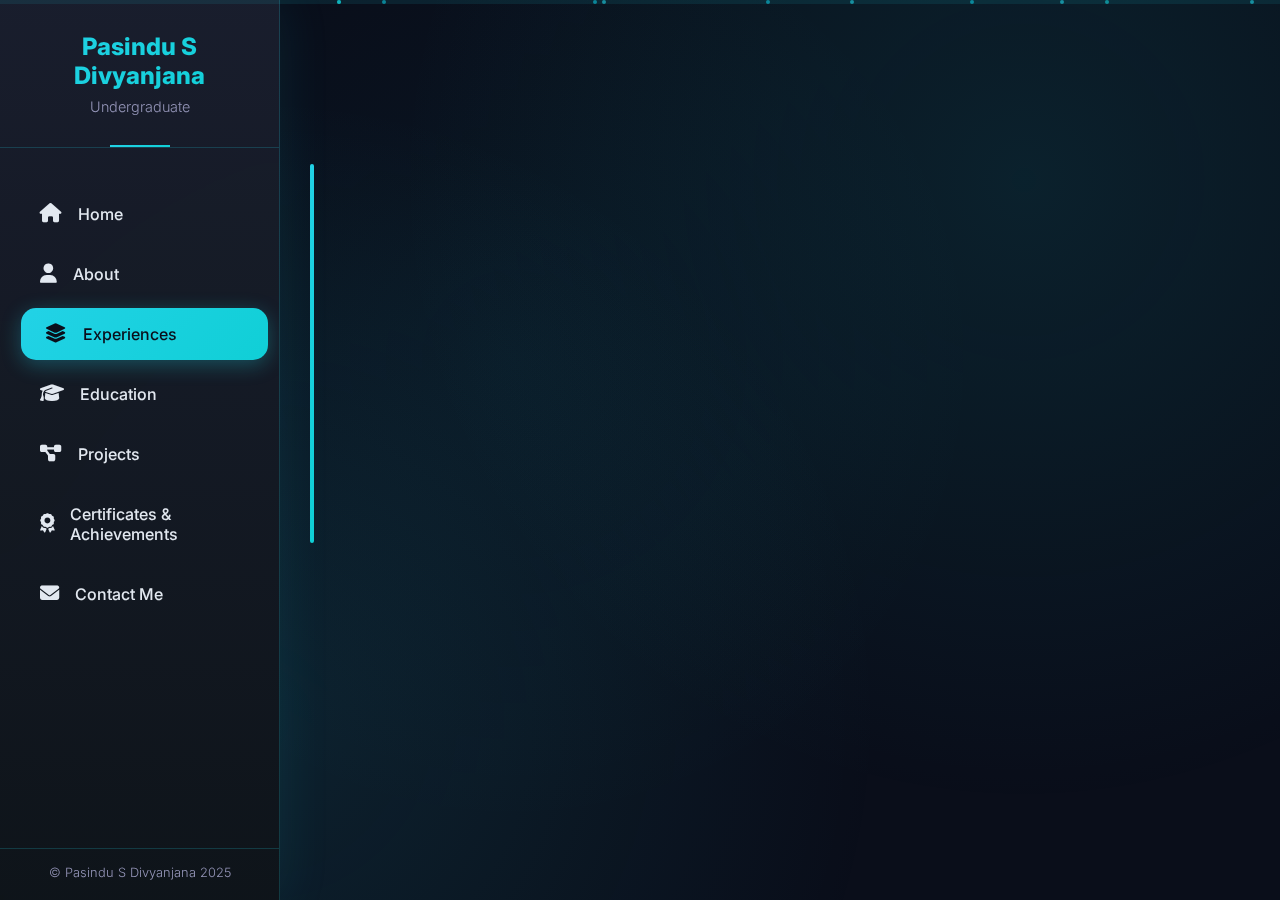
<file: Experience.html>
<!DOCTYPE html>
<html lang="en" data-page-suffix="Experiences">
<head>
  <meta charset="UTF-8" />
  <meta name="viewport" content="width=device-width, initial-scale=1.0" />
  <title>Pasindu S Divyanjana | Experiences</title>
  <link rel="stylesheet" href="https://cdnjs.cloudflare.com/ajax/libs/font-awesome/6.4.0/css/all.min.css" />
  <link rel="stylesheet" href="Experience_Style.css" />

</head>
<body>
  <!-- Scroll Progress Indicator -->
  <div class="scroll-progress" id="scrollProgress"></div>

  <!-- Animated background particles -->
  <div class="particles" id="particles"></div>

  <!-- Mobile menu toggle -->
  <button class="menu-toggle" onclick="toggleMenu()">
    <i class="fas fa-bars"></i>
  </button>

<!-- Navigation (loaded from components/navigation.html) -->
<div id="nav-container"></div>

  <main>
    <div class="Experience_Head">
      <h1>Professional Journey</h1>
    </div>

    <div class="Experience-Timeline">

      <div class="Timeline-Item">
        <div class="Timeline-Dot" onclick="highlightCard(this)"></div>
        <div class="Experience-Card" data-experience="90">
          <!-- <div class="status-badge">Recent</div> -->
          <div class="Experience-Header">
            <div class="APIIT-Logo">
              <img src="Images/Experience/Jet Logo.jpg" alt="Jet Shipping Logo" class="Experience-Logo" />
            </div>
            <div class="Experience-Info">
              <h3>IT Consultant & Web Developer</h3><br>
              <h4>Jet Shipping & Logistic Sdn. Bhd.</h4>
              <div class="Specialization">Full Time</div>
              <div class="Experience-Meta">
                <span class="Duration"><i class="fas fa-calendar"></i>2024 Dec - Present </span>
              </div>
            </div>
          </div>
          <!-- <div class="skills-gained">
            <h5>Skills & Technologies:</h5>
            <div class="skill-tags">
              <div class="skill-tag">Power Generation</div>
              <div class="skill-tag">Power Distribution</div>
              <div class="skill-tag">Safety Protocols</div>
              <div class="skill-tag">Grid Management</div>
              <div class="skill-tag">Maintenance</div>
            </div>
          </div> -->
          <div class="experience-level">
            <div class="experience-bar" style="--experience: 0%"></div>
          </div>
        </div>
      </div>

    </div>
  </main>

  <script src="data/personal-data.js"></script>
  <script src="scripts/load-navigation.js"></script>
  <script src="scripts/data-loader.js"></script>
  <script src="Experience_Script.js"></script>
</body>
</html>
</file>
<file: Index_Style.css>
@import url('https://fonts.googleapis.com/css2?family=Inter:wght@300;400;500;600;700;800&display=swap');

:root {
    --bg-color: #0a0e1a;
    --second-bg-color: #0f1419;
    --card-bg: #1a1f2e;
    --text-color: #e2e8f0;
    --text-secondary: #94a3b8;
    --primary-color: #22d2e6;
    --secondary-color: #10cfd6;
    --accent-color: #08c3dc;
    --success-color: #4ade80;
    --warning-color: #0bc6f5;
    --border-color: rgba(34, 210, 230, 0.2);
    --shadow-color: rgba(34, 210, 230, 0.1);
    --gradient-primary: linear-gradient(135deg, #22d2e6, #10cfd6);
    --gradient-secondary: linear-gradient(135deg, #08c3dc, #22d2e6);
}

* {
    margin: 0;
    padding: 0;
    box-sizing: border-box;
}

body {
    font-family: 'Inter', sans-serif;
    background: var(--bg-color);
    color: var(--text-color);
    overflow-x: hidden;
    position: relative;
}

/* Animated Background */
body::before {
    content: '';
    position: fixed;
    top: 0;
    left: 0;
    width: 100%;
    height: 100%;
    background: 
        radial-gradient(circle at 20% 80%, rgba(34, 210, 230, 0.1) 0%, transparent 50%),
        radial-gradient(circle at 80% 20%, rgba(16, 207, 214, 0.1) 0%, transparent 50%),
        radial-gradient(circle at 40% 40%, rgba(8, 195, 220, 0.05) 0%, transparent 50%);
    z-index: -2;
    animation: backgroundFloat 20s ease-in-out infinite;
}

@keyframes backgroundFloat {
    0%, 100% { transform: translateY(0px) rotate(0deg); }
    33% { transform: translateY(-30px) rotate(1deg); }
    66% { transform: translateY(30px) rotate(-1deg); }
}

/* Floating Particles */
.particles {
    position: fixed;
    top: 0;
    left: 0;
    width: 100%;
    height: 100%;
    z-index: -1;
    pointer-events: none;
}

.particle {
    position: absolute;
    width: 4px;
    height: 4px;
    background: var(--primary-color);
    border-radius: 50%;
    opacity: 0.6;
    animation: float 6s ease-in-out infinite;
}

.particle:nth-child(odd) {
    animation-delay: -2s;
    background: var(--secondary-color);
}

.particle:nth-child(3n) {
    animation-delay: -4s;
    background: var(--accent-color);
}

@keyframes float {
    0%, 100% { transform: translateY(0px) translateX(0px); opacity: 0.6; }
    25% { transform: translateY(-100px) translateX(50px); opacity: 1; }
    50% { transform: translateY(-200px) translateX(-30px); opacity: 0.8; }
    75% { transform: translateY(-150px) translateX(80px); opacity: 0.4; }
}

/* Mobile Menu Toggle */
.menu-toggle {
    display: none;
    position: fixed;
    top: 1rem;
    left: 1rem;
    z-index: 1001;
    background: var(--gradient-primary);
    border: none;
    border-radius: 10px;
    padding: 0.8rem;
    color: var(--bg-color);
    font-size: 1.2rem;
    cursor: pointer;
    transition: all 0.3s ease;
    box-shadow: 0 5px 15px rgba(34, 210, 230, 0.3);
}

.menu-toggle:hover {
    transform: scale(1.1);
}

/* Enhanced Sidebar */
nav {
    position: fixed;
    top: 0;
    left: 0;
    width: 280px;
    height: 100vh;
    background: linear-gradient(180deg, rgba(26, 31, 46, 0.95) 0%, rgba(15, 20, 25, 0.95) 100%);
    backdrop-filter: blur(20px);
    border-right: 1px solid var(--border-color);
    z-index: 1000;
    transform: translateX(0);
    transition: all 0.3s ease;
    box-shadow: 0 0 50px rgba(34, 210, 230, 0.1);
}

.nav-header {
    padding: 2rem 1.5rem;
    text-align: center;
    border-bottom: 1px solid var(--border-color);
    position: relative;
}

.nav-header::after {
    content: '';
    position: absolute;
    bottom: 0;
    left: 50%;
    transform: translateX(-50%);
    width: 60px;
    height: 2px;
    background: var(--gradient-primary);
}

.nav-logo {
    font-size: 1.5rem;
    font-weight: 800;
    background: var(--gradient-primary);
    -webkit-background-clip: text;
    background-clip: text;
    color: transparent;
    margin-bottom: 0.5rem;
}

.nav-subtitle {
    font-size: 0.9rem;
    color: var(--text-secondary);
    font-weight: 300;
}

.nav-footer {
    position: absolute;
    bottom: 0;
    left: 0;
    right: 0;
    padding: 1rem 1.5rem;
    text-align: center;
    border-top: 1px solid var(--border-color);
}

.nav-logo-footer {
    font-size: 1rem;
    font-weight: 200;
    background: var(--success-color);
    -webkit-background-clip: text;
    background-clip: text;
    color: transparent;
    margin-bottom: 0.5rem;
}

.nav-subtitle-footer {
    font-size: 0.8rem;
    color: var(--text-secondary);
    font-weight: 300;
}

nav ul {
    list-style: none;
    padding: 2rem 0;
    height: calc(100vh - 200px);
    overflow-y: auto;
}

nav ul li {
    margin: 0.5rem 1rem;
}

nav ul li a {
    display: flex;
    align-items: center;
    gap: 1rem;
    padding: 1rem 1.5rem;
    color: var(--text-color);
    text-decoration: none;
    border-radius: 15px;
    transition: all 0.3s ease;
    position: relative;
    overflow: hidden;
    font-weight: 500;
}

nav ul li a::before {
    content: '';
    position: absolute;
    top: 0;
    left: -100%;
    width: 100%;
    height: 100%;
    background: var(--gradient-primary);
    transition: all 0.3s ease;
    z-index: -1;
}

nav ul li a:hover::before,
nav ul li a.active::before {
    left: 0;
}

nav ul li a:hover,
nav ul li a.active {
    color: var(--bg-color);
    transform: translateX(5px);
    box-shadow: 0 5px 20px rgba(34, 210, 230, 0.3);
}

nav ul li a i {
    font-size: 1.2rem;
    transition: all 0.3s ease;
}

nav ul li a:hover i {
    transform: scale(1.2);
}

/* Main Content */
main {
    margin-left: 280px;
    min-height: 100vh;
    position: relative;
}

.home {
    min-height: 100vh;
    display: flex;
    align-items: center;
    padding: 2rem 4rem;
    position: relative;
}

.home-container {
    display: grid;
    grid-template-columns: 1fr 400px;
    gap: 4rem;
    align-items: center;
    width: 100%;
    max-width: 1400px;
    margin: 0 auto;
}

.home-content {
    animation: slideInLeft 1s ease-out;
}

@keyframes slideInLeft {
    from { opacity: 0; transform: translateX(-50px); }
    to { opacity: 1; transform: translateX(0); }
}

.text-animation h3:first-child {
    font-size: 1.8rem;
    color: var(--text-secondary);
    font-weight: 400;
    margin-bottom: 1rem;
    position: relative;
}

.text-animation h3:first-child::after {
    content: '👋';
    display: inline-block;
    margin-left: 10px;
    animation: wave 2s ease-in-out infinite;
}

@keyframes wave {
    0%, 100% { transform: rotate(0deg); }
    25% { transform: rotate(20deg); }
    75% { transform: rotate(-10deg); }
}

.text-animation h1 {
    font-size: 3.5rem;
    font-weight: 800;
    line-height: 1.2;
    background: var(--gradient-primary);
    -webkit-background-clip: text;
    background-clip: text;
    color: transparent;
    margin-bottom: 0.5rem;
    position: relative;
}

.text-animation h3:last-child {
    font-size: 1.8rem;
    color: var(--text-secondary);
    font-weight: 400;
    margin-bottom: 2rem;
}

.multiple-text {
    color: var(--primary-color);
    font-weight: 600;
    position: relative;
}

.multiple-text::after {
    content: '|';
    animation: blink 1s infinite;
    color: var(--primary-color);
}

@keyframes blink {
    0%, 50% { opacity: 1; }
    51%, 100% { opacity: 0; }
}

.home-description {
    font-size: 1.1rem;
    color: var(--text-secondary);
    line-height: 1.8;
    margin-bottom: 3rem;
    position: relative;
    padding-left: 1.5rem;
}

.home-description::before {
    content: '';
    position: absolute;
    left: 0;
    top: 0;
    width: 4px;
    height: 100%;
    background: var(--gradient-primary);
    border-radius: 2px;
}

.btn-group {
    display: flex;
    gap: 1.5rem;
    margin-bottom: 3rem;
    flex-wrap: wrap;
}

.btn {
    display: inline-flex;
    align-items: center;
    gap: 0.8rem;
    padding: 1rem 2rem;
    font-size: 1rem;
    font-weight: 600;
    border-radius: 50px;
    text-decoration: none;
    transition: all 0.3s ease;
    cursor: pointer;
    text-transform: uppercase;
    letter-spacing: 1px;
    position: relative;
    overflow: hidden;
}

.btn::before {
    content: '';
    position: absolute;
    top: 50%;
    left: 50%;
    width: 0;
    height: 0;
    background: rgba(255, 255, 255, 0.1);
    border-radius: 50%;
    transition: all 0.3s ease;
    transform: translate(-50%, -50%);
}

.btn:hover::before {
    width: 300px;
    height: 300px;
}

.primary-btn {
    background: var(--gradient-primary);
    color: var(--bg-color);
    box-shadow: 0 10px 30px rgba(34, 210, 230, 0.3);
}

.primary-btn:hover {
    transform: translateY(-3px);
    box-shadow: 0 15px 40px rgba(34, 210, 230, 0.4);
}

.secondary-btn {
    background: transparent;
    color: var(--primary-color);
    border: 2px solid var(--primary-color);
}

.secondary-btn:hover {
    background: var(--primary-color);
    color: var(--bg-color);
    transform: translateY(-3px);
    box-shadow: 0 10px 30px rgba(34, 210, 230, 0.3);
}

.social-media {
    display: flex;
    gap: 1rem;
    align-items: center;
}

.social-media a {
    display: flex;
    justify-content: center;
    align-items: center;
    width: 3rem;
    height: 3rem;
    background: var(--card-bg);
    border: 2px solid var(--border-color);
    border-radius: 50%;
    font-size: 1.5rem;
    color: var(--primary-color);
    transition: all 0.3s ease;
    position: relative;
    overflow: hidden;
}

.social-media a::before {
    content: '';
    position: absolute;
    top: 100%;
    left: 0;
    width: 100%;
    height: 100%;
    background: var(--gradient-primary);
    transition: all 0.3s ease;
    border-radius: 50%;
}

.social-media a:hover::before {
    top: 0;
}

.social-media a:hover {
    color: var(--bg-color);
    transform: translateY(-5px) scale(1.1);
    box-shadow: 0 10px 25px rgba(34, 210, 230, 0.4);
    border-color: var(--primary-color);
}

.social-media a:hover i {
    z-index: 1;
    position: relative;
}

/* Enhanced Image Section */
.home-img {
    display: flex;
    justify-content: center;
    align-items: center;
    animation: slideInRight 1s ease-out;
}

@keyframes slideInRight {
    from { opacity: 0; transform: translateX(50px); }
    to { opacity: 1; transform: translateX(0); }
}

.img-container {
    position: relative;
    width: 350px;
    height: 350px;
    border-radius: 50%;
    overflow: hidden;
    border: 4px solid transparent;
    background: var(--gradient-primary);
    padding: 4px;
}

.img-container::before {
    content: '';
    position: absolute;
    top: -20px;
    left: -20px;
    right: -20px;
    bottom: -20px;
    border-radius: 50%;
    background: conic-gradient(
        var(--primary-color),
        var(--secondary-color),
        var(--accent-color),
        var(--primary-color)
    );
    z-index: -2;
    animation: rotate 10s linear infinite reverse;
}

.img-container::after {
    content: '';
    position: absolute;
    top: -10px;
    left: -10px;
    right: -10px;
    bottom: -10px;
    border-radius: 50%;
    background: var(--bg-color);
    z-index: -1;
}

@keyframes rotate {
    0% { transform: rotate(0deg); }
    100% { transform: rotate(360deg); }
}

.img-container img {
    width: 100%;
    height: 100%;
    object-fit: cover;
    border-radius: 50%;
}

.img-overlay {
    position: absolute;
    top: 0;
    left: 0;
    width: 100%;
    height: 100%;
    background: linear-gradient(45deg, transparent, rgba(34, 210, 230, 0.1));
    border-radius: 50%;
}

/* Floating Elements */
.floating-elements {
    position: absolute;
    top: 0;
    left: 0;
    width: 100%;
    height: 100%;
    pointer-events: none;
    z-index: -1;
}

.floating-element {
    position: absolute;
    width: 60px;
    height: 60px;
    border: 2px solid var(--border-color);
    border-radius: 50%;
    animation: floatUpDown 6s ease-in-out infinite;
}

.floating-element:nth-child(1) {
    top: 20%;
    left: 10%;
    animation-delay: 0s;
}

.floating-element:nth-child(2) {
    top: 60%;
    right: 10%;
    animation-delay: 2s;
    border-radius: 20%;
}

.floating-element:nth-child(3) {
    bottom: 20%;
    left: 15%;
    animation-delay: 4s;
    transform: rotate(45deg);
}

@keyframes floatUpDown {
    0%, 100% { transform: translateY(0px) rotate(0deg); }
    50% { transform: translateY(-20px) rotate(180deg); }
}

/* Scroll Progress Indicator */
.scroll-indicator {
    position: fixed;
    top: 0;
    left: 0;
    width: 100%;
    height: 4px;
    z-index: 1001;
}

.scroll-progress {
    height: 100%;
    background: var(--gradient-primary);
    width: 0%;
    transition: width 0.3s ease;
}

/* Button Ripple Effect */
.btn {
    position: relative;
    overflow: hidden;
}

.ripple {
    position: absolute;
    border-radius: 50%;
    background: rgba(255, 255, 255, 0.3);
    transform: scale(0);
    animation: ripple-animation 0.6s linear;
    pointer-events: none;
}

@keyframes ripple-animation {
    to {
        transform: scale(4);
        opacity: 0;
    }
}

/* Mobile Responsiveness */
@media (max-width: 1024px) {
    .menu-toggle {
        display: block;
    }

    nav {
        transform: translateX(-100%);
    }

    nav.active {
        transform: translateX(0);
    }

    main {
        margin-left: 0;
    }

    .home {
        padding: 2rem;
        padding-top: 5rem;
    }

    .home-container {
        grid-template-columns: 1fr;
        gap: 3rem;
        text-align: center;
    }

    .text-animation h1 {
        font-size: 2.8rem;
    }

    .text-animation h3:first-child,
    .text-animation h3:last-child {
        font-size: 1.5rem;
    }

    .img-container {
        width: 300px;
        height: 300px;
    }

    .home-description {
        padding-left: 1rem;
        font-size: 1rem;
    }

    .floating-element {
        width: 40px;
        height: 40px;
    }
}

@media (max-width: 768px) {
    .home {
        padding: 1.5rem;
        padding-top: 4rem;
    }

    .text-animation h1 {
        font-size: 2.2rem;
        line-height: 1.3;
    }

    .text-animation h3:first-child,
    .text-animation h3:last-child {
        font-size: 1.2rem;
    }

    .home-description {
        font-size: 0.95rem;
        line-height: 1.6;
        margin-bottom: 2rem;
    }

    .img-container {
        width: 250px;
        height: 250px;
    }

    .social-media {
        justify-content: center;
        flex-wrap: wrap;
    }

    .social-media a {
        width: 2.5rem;
        height: 2.5rem;
        font-size: 1.2rem;
    }

    .btn-group {
        justify-content: center;
        gap: 1rem;
    }

    .btn {
        padding: 0.8rem 1.5rem;
        font-size: 0.9rem;
    }

    .floating-element {
        display: none;
    }
}

@media (max-width: 480px) {
    .home {
        padding: 1rem;
        padding-top: 4rem;
    }

    .text-animation h1 {
        font-size: 1.8rem;
    }

    .text-animation h3:first-child,
    .text-animation h3:last-child {
        font-size: 1rem;
    }

    .home-description {
        font-size: 0.9rem;
        padding-left: 0.5rem;
    }

    .img-container {
        width: 200px;
        height: 200px;
    }

    .nav-header {
        padding: 1.5rem 1rem;
    }

    .nav-logo {
        font-size: 1.2rem;
    }

    nav ul {
        padding: 1rem 0;
    }

    nav ul li a {
        padding: 0.8rem 1rem;
        font-size: 0.9rem;
    }
}

/* Accessibility improvements */
nav ul li a {
    outline: none;
}

nav ul li a:focus {
    box-shadow: 0 0 0 2px var(--primary-color);
    border-radius: 15px;
}

.menu-toggle:focus {
    outline: 2px solid var(--primary-color);
    outline-offset: 2px;
}

/* Overlay for mobile menu */
.nav-overlay {
    display: none;
    position: fixed;
    top: 0;
    left: 0;
    width: 100%;
    height: 100%;
    background: rgba(0, 0, 0, 0.5);
    z-index: 999;
    opacity: 0;
    transition: opacity 0.3s ease;
}

.nav-overlay.active {
    opacity: 1;
}

@media (max-width: 1024px) {
    .nav-overlay {
        display: block;
    }
}
</file>
<file: About_Style.css>
@import url('https://fonts.googleapis.com/css2?family=Inter:wght@300;400;500;600;700;800&display=swap');

:root {
    --bg-color: #0a0e1a;
    --second-bg-color: #0f1419;
    --card-bg: #1a1f2e;
    --text-color: #e2e8f0;
    --text-secondary: #94a3b8;
    --primary-color: #22d2e6;
    --secondary-color: #10cfd6;
    --accent-color: #08c3dc;
    --success-color: #4ade80;
    --warning-color: #0bc6f5;
    --border-color: rgba(34, 210, 230, 0.2);
    --shadow-color: rgba(34, 210, 230, 0.1);
    --gradient-primary: linear-gradient(135deg, #22d2e6, #10cfd6);
    --gradient-secondary: linear-gradient(135deg, #08c3dc, #22d2e6);
}

* {
    margin: 0;
    padding: 0;
    box-sizing: border-box;
}

body {
    font-family: 'Inter', sans-serif;
    background: var(--bg-color);
    color: var(--text-color);
    overflow-x: hidden;
    position: relative;
}

/* Animated Background */
body::before {
    content: '';
    position: fixed;
    top: 0;
    left: 0;
    width: 100%;
    height: 100%;
    background: 
        radial-gradient(circle at 20% 80%, rgba(34, 210, 230, 0.1) 0%, transparent 50%),
        radial-gradient(circle at 80% 20%, rgba(16, 207, 214, 0.1) 0%, transparent 50%),
        radial-gradient(circle at 40% 40%, rgba(8, 195, 220, 0.05) 0%, transparent 50%);
    z-index: -2;
    animation: backgroundFloat 20s ease-in-out infinite;
}

@keyframes backgroundFloat {
    0%, 100% { transform: translateY(0px) rotate(0deg); }
    33% { transform: translateY(-30px) rotate(1deg); }
    66% { transform: translateY(30px) rotate(-1deg); }
}

/* Floating Shapes */
.animated-bg {
    position: fixed;
    top: 0;
    left: 0;
    width: 100%;
    height: 100%;
    z-index: -1;
    pointer-events: none;
}

.floating-shape {
    position: absolute;
    width: 60px;
    height: 60px;
    border: 2px solid var(--border-color);
    border-radius: 50%;
    animation: floatUpDown 6s ease-in-out infinite;
}

.floating-shape:nth-child(1) {
    top: 20%;
    left: 10%;
    animation-delay: 0s;
}

.floating-shape:nth-child(2) {
    top: 60%;
    right: 10%;
    animation-delay: 2s;
    border-radius: 20%;
}

.floating-shape:nth-child(3) {
    bottom: 20%;
    left: 15%;
    animation-delay: 4s;
    transform: rotate(45deg);
}

@keyframes floatUpDown {
    0%, 100% { transform: translateY(0px) rotate(0deg); }
    50% { transform: translateY(-20px) rotate(180deg); }
}

/* Scroll Progress Indicator */
.scroll-indicator {
    position: fixed;
    top: 0;
    left: 0;
    width: 100%;
    height: 4px;
    z-index: 1001;
}

.scroll-progress {
    height: 100%;
    background: var(--gradient-primary);
    width: 0%;
    transition: width 0.3s ease;
}

/* Enhanced Navigation */
nav {
    position: fixed;
    top: 0;
    left: 0;
    width: 280px;
    height: 100vh;
    background: linear-gradient(180deg, rgba(26, 31, 46, 0.95) 0%, rgba(15, 20, 25, 0.95) 100%);
    backdrop-filter: blur(20px);
    border-right: 1px solid var(--border-color);
    z-index: 1000;
    transform: translateX(0);
    transition: all 0.3s ease;
    box-shadow: 0 0 50px rgba(34, 210, 230, 0.1);
}

.nav-header {
    padding: 2rem 1.5rem;
    text-align: center;
    border-bottom: 1px solid var(--border-color);
    position: relative;
}

.nav-header::after {
    content: '';
    position: absolute;
    bottom: 0;
    left: 50%;
    transform: translateX(-50%);
    width: 60px;
    height: 2px;
    background: var(--gradient-primary);
}

.nav-logo {
    font-size: 1.5rem;
    font-weight: 800;
    background: var(--gradient-primary);
    -webkit-background-clip: text;
    background-clip: text;
    color: transparent;
    margin-bottom: 0.5rem;
}

.nav-subtitle {
    font-size: 0.9rem;
    color: var(--text-secondary);
    font-weight: 300;
}

.nav-footer {
    padding: 1rem 1.5rem;
    text-align: center;
    border-top: 1px solid var(--border-color);
    position: relative;
}

.nav-logo-footer {
    font-size: 1rem;
    font-weight: 200;
    background: var(--success-color);
    -webkit-background-clip: text;
    background-clip: text;
    color: transparent;
    margin-bottom: 0.5rem;
}

.nav-subtitle-footer {
    font-size: 0.8rem;
    color: var(--text-secondary);
    font-weight: 300;
}

nav ul {
    list-style: none;
    padding: 2rem 0;
    height: calc(100vh - 200px);
    overflow-y: auto;
}

nav ul li {
    margin: 0.5rem 1rem;
}

nav ul li a {
    display: flex;
    align-items: center;
    gap: 1rem;
    padding: 1rem 1.5rem;
    color: var(--text-color);
    text-decoration: none;
    border-radius: 15px;
    transition: all 0.3s ease;
    position: relative;
    overflow: hidden;
    font-weight: 500;
}

nav ul li a::before {
    content: '';
    position: absolute;
    top: 0;
    left: -100%;
    width: 100%;
    height: 100%;
    background: var(--gradient-primary);
    transition: all 0.3s ease;
    z-index: -1;
}

nav ul li a:hover::before,
nav ul li a.active::before {
    left: 0;
}

nav ul li a:hover,
nav ul li a.active {
    color: var(--bg-color);
    transform: translateX(5px);
    box-shadow: 0 5px 20px rgba(34, 210, 230, 0.3);
}

nav ul li a i {
    font-size: 1.2rem;
    transition: all 0.3s ease;
}

nav ul li a:hover i {
    transform: scale(1.2);
}

/* Main Content */
main {
    margin-left: 280px;
    min-height: 100vh;
    position: relative;
    padding: 2rem;
}

.about-container {
    max-width: 1400px;
    margin: 0 auto;
    padding: 2rem 0;
}

/* Header Section */
.about-header {
    text-align: center;
    margin-bottom: 4rem;
    opacity: 0;
    animation: fadeInUp 1s ease-out 0.2s forwards;
}

.about-title {
    font-size: 3.5rem;
    font-weight: 800;
    background: var(--gradient-primary);
    -webkit-background-clip: text;
    background-clip: text;
    color: transparent;
    margin-bottom: 1rem;
}

.about-subtitle {
    font-size: 1.3rem;
    color: var(--text-secondary);
    font-weight: 400;
}

/* About Grid */
.about-grid {
    display: grid;
    grid-template-columns: 2fr 1fr;
    gap: 4rem;
    margin-bottom: 4rem;
    align-items: center;
}

.about-text {
    opacity: 0;
    animation: fadeInLeft 1s ease-out 0.4s forwards;
    text-align: justify;
}

.about-text p {
    font-size: 1.1rem;
    line-height: 1.8;
    color: var(--text-secondary);
    margin-bottom: 1.5rem;
    position: relative;
    padding-left: 1.5rem;
}

.about-text p::before {
    content: '';
    position: absolute;
    left: 0;
    top: 0;
    width: 4px;
    height: 100%;
    background: var(--gradient-primary);
    border-radius: 2px;
}

/* Profile Card */
.about-image {
    opacity: 0;
    animation: fadeInRight 1s ease-out 0.6s forwards;
}

.profile-card {
    background: var(--card-bg);
    border-radius: 20px;
    padding: 2rem;
    text-align: center;
    border: 1px solid var(--border-color);
    box-shadow: 0 10px 30px rgba(34, 210, 230, 0.1);
    transition: all 0.3s ease;
    position: relative;
    overflow: hidden;
}

.profile-card::before {
    content: '';
    position: absolute;
    top: -50%;
    left: -50%;
    width: 200%;
    height: 200%;
    background: conic-gradient(
        transparent,
        rgba(34, 210, 230, 0.1),
        transparent
    );
    animation: rotate 4s linear infinite;
}

.profile-card::after {
    content: '';
    position: absolute;
    inset: 2px;
    background: var(--card-bg);
    border-radius: 18px;
    z-index: 1;
}

.profile-card > * {
    position: relative;
    z-index: 2;
}

.profile-card:hover {
    transform: translateY(-10px);
    box-shadow: 0 20px 40px rgba(34, 210, 230, 0.2);
}

.profile-avatar {
    width: 120px;
    height: 120px;
    border-radius: 50%;
    overflow: hidden;
    margin: 0 auto 1.5rem;
    border: 3px solid var(--primary-color);
    position: relative;
}

.profile-avatar img {
    width: 100%;
    height: 100%;
    object-fit: cover;
}

.profile-name {
    font-size: 1.3rem;
    font-weight: 600;
    color: var(--text-color);
    margin-bottom: 0.5rem;
}

.profile-role {
    color: var(--text-secondary);
    font-weight: 400;
}

/* Stats Section */
.stats-section {
    margin-bottom: 4rem;
    opacity: 0;
    animation: fadeInUp 1s ease-out 0.8s forwards;
}

.section-title {
    font-size: 2.5rem;
    font-weight: 700;
    text-align: center;
    margin-bottom: 3rem;
    background: var(--gradient-primary);
    -webkit-background-clip: text;
    background-clip: text;
    color: transparent;
}

.stats-container {
    display: grid;
    grid-template-columns: repeat(auto-fit, minmax(200px, 1fr));
    gap: 2rem;
}

.stat-card {
    background: var(--card-bg);
    border-radius: 15px;
    padding: 2rem;
    text-align: center;
    border: 1px solid var(--border-color);
    transition: all 0.3s ease;
    position: relative;
    overflow: hidden;
}

.stat-card::before {
    content: '';
    position: absolute;
    top: 0;
    left: -100%;
    width: 100%;
    height: 100%;
    background: linear-gradient(90deg, transparent, rgba(34, 210, 230, 0.1), transparent);
    transition: all 0.5s ease;
}

.stat-card:hover::before {
    left: 100%;
}

.stat-card:hover {
    transform: translateY(-5px);
    box-shadow: 0 10px 30px rgba(34, 210, 230, 0.2);
    border-color: var(--primary-color);
}

.stat-icon {
    font-size: 2.5rem;
    color: var(--primary-color);
    margin-bottom: 1rem;
}

.stat-number {
    font-size: 2.5rem;
    font-weight: 800;
    color: var(--text-color);
    margin-bottom: 0.5rem;
}

.stat-info p {
    color: var(--text-secondary);
    font-weight: 500;
}

/* Skills Section */
.skills-section {
    margin-bottom: 4rem;
    opacity: 0;
    animation: fadeInUp 1s ease-out 1s forwards;
}

.skills-grid {
    display: grid;
    grid-template-columns: repeat(auto-fit, minmax(300px, 1fr));
    gap: 2rem;
}

.skill-category {
    background: var(--card-bg);
    border-radius: 15px;
    padding: 2rem;
    border: 1px solid var(--border-color);
    transition: all 0.3s ease;
}

.skill-category:hover {
    transform: translateY(-5px);
    box-shadow: 0 10px 30px rgba(34, 210, 230, 0.2);
}

.skill-category h3 {
    color: var(--text-color);
    font-size: 1.2rem;
    font-weight: 600;
    margin-bottom: 1.5rem;
    display: flex;
    align-items: center;
    gap: 0.5rem;
}

.skill-category h3 i {
    color: var(--primary-color);
}

.skill-tags {
    display: flex;
    flex-wrap: wrap;
    gap: 0.8rem;
}

.skill-tag {
    background: rgba(34, 210, 230, 0.1);
    color: var(--primary-color);
    padding: 0.5rem 1rem;
    border-radius: 20px;
    font-size: 0.9rem;
    font-weight: 500;
    border: 1px solid rgba(34, 210, 230, 0.3);
    transition: all 0.3s ease;
}

.skill-tag:hover {
    background: var(--primary-color);
    color: var(--bg-color);
    transform: translateY(-2px);
}

/* Social Section */
.social-section {
    text-align: center;
    opacity: 0;
    animation: fadeInUp 1s ease-out 1.2s forwards;
}

.social-media {
    display: flex;
    gap: 1.5rem;
    justify-content: center;
    align-items: center;
}

.social-link {
    display: flex;
    justify-content: center;
    align-items: center;
    width: 3.5rem;
    height: 3.5rem;
    background: var(--card-bg);
    border: 2px solid var(--border-color);
    border-radius: 50%;
    font-size: 1.5rem;
    color: var(--primary-color);
    transition: all 0.3s ease;
    position: relative;
    overflow: hidden;
}

.social-link::before {
    content: '';
    position: absolute;
    top: 100%;
    left: 0;
    width: 100%;
    height: 100%;
    background: var(--gradient-primary);
    transition: all 0.3s ease;
    border-radius: 50%;
}

.social-link:hover::before {
    top: 0;
}

.social-link:hover {
    color: var(--bg-color);
    transform: translateY(-5px) scale(1.1);
    box-shadow: 0 10px 25px rgba(34, 210, 230, 0.4);
    border-color: var(--primary-color);
}

.social-link:hover i {
    z-index: 1;
    position: relative;
}

/* Animations */
@keyframes fadeInUp {
    from {
        opacity: 0;
        transform: translateY(30px);
    }
    to {
        opacity: 1;
        transform: translateY(0);
    }
}

@keyframes fadeInLeft {
    from {
        opacity: 0;
        transform: translateX(-30px);
    }
    to {
        opacity: 1;
        transform: translateX(0);
    }
}

@keyframes fadeInRight {
    from {
        opacity: 0;
        transform: translateX(30px);
    }
    to {
        opacity: 1;
        transform: translateX(0);
    }
}

@keyframes rotate {
    0% { transform: rotate(0deg); }
    100% { transform: rotate(360deg); }
}

/* Mobile Responsiveness */
@media (max-width: 1024px) {
    nav {
        transform: translateX(-100%);
    }

    nav.active {
        transform: translateX(0);
    }

    main {
        margin-left: 0;
    }

    .about-grid {
        grid-template-columns: 1fr;
        gap: 3rem;
    }

    .about-title {
        font-size: 2.5rem;
    }
}

@media (max-width: 768px) {
    .stats-container {
        grid-template-columns: repeat(2, 1fr);
    }

    .skills-grid {
        grid-template-columns: 1fr;
    }

    .social-media {
        gap: 1rem;
    }

    .social-link {
        width: 3rem;
        height: 3rem;
        font-size: 1.3rem;
    }
}

.fade-in {
    opacity: 1 !important;
}
</file>
<file: Certificates_Style.css>
@import url('https://fonts.googleapis.com/css2?family=Inter:wght@300;400;500;600;700;800&display=swap');

:root {
    --bg-color: #0a0e1a;
    --second-bg-color: #0f1419;
    --card-bg: #1a1f2e;
    --text-color: #e2e8f0;
    --text-secondary: #94a3b8;
    --primary-color: #22d2e6;
    --secondary-color: #10cfd6;
    --accent-color: #08c3dc;
    --success-color: #4ade80;
    --warning-color: #0bc6f5;
    --border-color: rgba(34, 210, 230, 0.2);
    --shadow-color: rgba(34, 210, 230, 0.1);
    --gradient-primary: linear-gradient(135deg, #22d2e6, #10cfd6);
    --gradient-secondary: linear-gradient(135deg, #08c3dc, #22d2e6);
}

* {
    margin: 0;
    padding: 0;
    box-sizing: border-box;
}

body {
    font-family: 'Inter', sans-serif;
    background: var(--bg-color);
    color: var(--text-color);
    overflow-x: hidden;
    position: relative;
}

/* Animated Background */
body::before {
    content: '';
    position: fixed;
    top: 0;
    left: 0;
    width: 100%;
    height: 100%;
    background: 
        radial-gradient(circle at 20% 80%, rgba(34, 210, 230, 0.1) 0%, transparent 50%),
        radial-gradient(circle at 80% 20%, rgba(16, 207, 214, 0.1) 0%, transparent 50%),
        radial-gradient(circle at 40% 40%, rgba(8, 195, 220, 0.05) 0%, transparent 50%);
    z-index: -2;
    animation: backgroundFloat 20s ease-in-out infinite;
}

@keyframes backgroundFloat {
    0%, 100% { transform: translateY(0px) rotate(0deg); }
    33% { transform: translateY(-30px) rotate(1deg); }
    66% { transform: translateY(30px) rotate(-1deg); }
}

/* Floating Particles */
.particles {
    position: fixed;
    top: 0;
    left: 0;
    width: 100%;
    height: 100%;
    z-index: -1;
    pointer-events: none;
}

.particle {
    position: absolute;
    width: 4px;
    height: 4px;
    background: var(--primary-color);
    border-radius: 50%;
    opacity: 0.6;
    animation: float 6s ease-in-out infinite;
}

.particle:nth-child(odd) {
    animation-delay: -2s;
    background: var(--secondary-color);
}

.particle:nth-child(3n) {
    animation-delay: -4s;
    background: var(--accent-color);
}

@keyframes float {
    0%, 100% { transform: translateY(0px) translateX(0px); opacity: 0.6; }
    25% { transform: translateY(-100px) translateX(50px); opacity: 1; }
    50% { transform: translateY(-200px) translateX(-30px); opacity: 0.8; }
    75% { transform: translateY(-150px) translateX(80px); opacity: 0.4; }
}

/* Enhanced Navigation */
nav {
    position: fixed;
    top: 0;
    left: 0;
    width: 280px;
    height: 100vh;
    background: linear-gradient(180deg, rgba(26, 31, 46, 0.95) 0%, rgba(15, 20, 25, 0.95) 100%);
    backdrop-filter: blur(20px);
    border-right: 1px solid var(--border-color);
    z-index: 1000;
    transform: translateX(0);
    transition: all 0.3s ease;
    box-shadow: 0 0 50px rgba(34, 210, 230, 0.1);
}

.nav-header {
    padding: 2rem 1.5rem;
    text-align: center;
    border-bottom: 1px solid var(--border-color);
    position: relative;
}

.nav-header::after {
    content: '';
    position: absolute;
    bottom: 0;
    left: 50%;
    transform: translateX(-50%);
    width: 60px;
    height: 2px;
    background: var(--gradient-primary);
}

.nav-logo {
    font-size: 1.5rem;
    font-weight: 800;
    background: var(--gradient-primary);
    -webkit-background-clip: text;
    background-clip: text;
    color: transparent;
    margin-bottom: 0.5rem;
}

.nav-subtitle {
    font-size: 0.9rem;
    color: var(--text-secondary);
    font-weight: 300;
}

.nav-footer {
    padding: 1rem 1.5rem;
    text-align: center;
    border-top: 1px solid var(--border-color);
    position: relative;
}

.nav-logo-footer {
    font-size: 1rem;
    font-weight: 200;
    background: var(--success-color);
    -webkit-background-clip: text;
    background-clip: text;
    color: transparent;
    margin-bottom: 0.5rem;
}

.nav-subtitle-footer {
    font-size: 0.8rem;
    color: var(--text-secondary);
    font-weight: 300;
}

nav ul {
    list-style: none;
    padding: 2rem 0;
    height: calc(100vh - 200px);
    overflow-y: auto;
}

nav ul li {
    margin: 0.5rem 1rem;
}

nav ul li a {
    display: flex;
    align-items: center;
    gap: 1rem;
    padding: 1rem 1.5rem;
    color: var(--text-color);
    text-decoration: none;
    border-radius: 15px;
    transition: all 0.3s ease;
    position: relative;
    overflow: hidden;
    font-weight: 500;
}

nav ul li a::before {
    content: '';
    position: absolute;
    top: 0;
    left: -100%;
    width: 100%;
    height: 100%;
    background: var(--gradient-primary);
    transition: all 0.3s ease;
    z-index: -1;
}

nav ul li a:hover::before,
nav ul li a.active::before {
    left: 0;
}

nav ul li a:hover,
nav ul li a.active {
    color: var(--bg-color);
    transform: translateX(5px);
    box-shadow: 0 5px 20px rgba(34, 210, 230, 0.3);
}

nav ul li a i {
    font-size: 1.2rem;
    transition: all 0.3s ease;
}

nav ul li a:hover i {
    transform: scale(1.2);
}

/* Main Content */
main {
    margin-left: 280px;
    min-height: 100vh;
    position: relative;
    padding: 2rem;
    display: flex;
    flex-direction: column;
    align-items: center;
    justify-content: center;
}

.certificates-container {
    max-width: 1200px;
    width: 100%;
    text-align: center;
}

.page-header {
    margin-bottom: 4rem;
    opacity: 0;
    animation: fadeInUp 1s ease-out 0.2s forwards;
}

.page-header h1 {
    font-size: 3.5rem;
    font-weight: 800;
    background: var(--gradient-primary);
    -webkit-background-clip: text;
    background-clip: text;
    color: transparent;
    margin-bottom: 1rem;
}

/* Coming Soon Section */
.coming-soon {
    background: var(--card-bg);
    border-radius: 25px;
    padding: 2rem 1rem;
    border: 1px solid var(--border-color);
    box-shadow: 0 20px 40px rgba(34, 210, 230, 0.1);
    position: relative;
    overflow: hidden;
    opacity: 0;
    animation: fadeInUp 1s ease-out 0.4s forwards;
}

.coming-soon::before {
    content: '';
    position: absolute;
    top: -50%;
    left: -50%;
    width: 200%;
    height: 200%;
    background: conic-gradient(
        transparent,
        rgba(34, 210, 230, 0.1),
        transparent
    );
    animation: rotate 6s linear infinite;
}

.coming-soon::after {
    content: '';
    position: absolute;
    inset: 2px;
    background: var(--card-bg);
    border-radius: 23px;
    z-index: 1;
}

.coming-soon > * {
    position: relative;
    z-index: 2;
}

.certificate-icon {
    width: 120px;
    height: 120px;
    background: var(--gradient-primary);
    border-radius: 50%;
    display: flex;
    align-items: center;
    justify-content: center;
    margin: 0 auto 2rem;
    font-size: 3rem;
    color: var(--bg-color);
    animation: pulse 2s ease-in-out infinite;
}

@keyframes pulse {
    0%, 100% { transform: scale(1); }
    50% { transform: scale(1.1); }
}

.coming-soon h2 {
    font-size: 2.5rem;
    font-weight: 700;
    color: var(--text-color);
    margin-bottom: 1.5rem;
}

.progress-section {
    margin-top: 2rem;
    text-align: left;
}

.progress-item {
    display: flex;
    align-items: center;
    gap: 1rem;
    margin-bottom: 1rem;
    padding: 1rem;
    background: rgba(34, 210, 230, 0.05);
    border-radius: 10px;
    border: 1px solid rgba(34, 210, 230, 0.1);
}

.progress-icon {
    width: 40px;
    height: 40px;
    background: var(--gradient-primary);
    border-radius: 50%;
    display: flex;
    align-items: center;
    justify-content: center;
    color: var(--bg-color);
    font-size: 1.2rem;
    flex-shrink: 0;
}

.progress-content {
    flex: 1;
}

.progress-title {
    font-weight: 600;
    color: var(--text-color);
    margin-bottom: 0.3rem;
}

.progress-desc {
    font-size: 0.9rem;
    color: var(--text-secondary);
}

.status-badge {
    background: var(--gradient-primary);
    color: var(--bg-color);
    padding: 0.3rem 0.8rem;
    border-radius: 15px;
    font-size: 0.8rem;
    font-weight: 600;
    text-transform: uppercase;
}

.status-badge.in-progress {
    background: linear-gradient(135deg, #ffa726, #ff9800);
}

.status-badge.planned {
    background: linear-gradient(135deg, #94a3b8, #64748b);
}

.status-badge.completed {
    background: linear-gradient(135deg, #09d245, #13ae32);
}

.status-badge.Date {
    color: var(--bg-color);
}

/* Call to Action */
.cta-section {
    margin-top: 3rem;
    text-align: center;
}

.cta-text {
    font-size: 1rem;
    color: var(--text-secondary);
    margin-bottom: 1.5rem;
}

.social-links {
    display: flex;
    gap: 1rem;
    justify-content: center;
    align-items: center;
}

.social-link {
    display: flex;
    justify-content: center;
    align-items: center;
    width: 3rem;
    height: 3rem;
    background: var(--card-bg);
    border: 2px solid var(--border-color);
    border-radius: 50%;
    font-size: 1.3rem;
    color: var(--primary-color);
    transition: all 0.3s ease;
    position: relative;
    overflow: hidden;
    text-decoration: none;
}

.social-link::before {
    content: '';
    position: absolute;
    top: 100%;
    left: 0;
    width: 100%;
    height: 100%;
    background: var(--gradient-primary);
    transition: all 0.3s ease;
    border-radius: 50%;
}

.social-link:hover::before {
    top: 0;
}

.social-link:hover {
    color: var(--bg-color);
    transform: translateY(-3px) scale(1.1);
    box-shadow: 0 10px 25px rgba(34, 210, 230, 0.4);
    border-color: var(--primary-color);
}

.social-link:hover i {
    z-index: 1;
    position: relative;
}

/* Floating decorative elements */
.floating-certificates {
    position: absolute;
    top: 0;
    left: 0;
    width: 100%;
    height: 100%;
    pointer-events: none;
    z-index: -1;
}

.floating-cert {
    position: absolute;
    width: 60px;
    height: 60px;
    border: 2px solid var(--border-color);
    border-radius: 10px;
    animation: floatCert 8s ease-in-out infinite;
    opacity: 0.3;
}

.floating-cert:nth-child(1) {
    top: 20%;
    left: 10%;
    animation-delay: 0s;
    transform: rotate(15deg);
}

.floating-cert:nth-child(2) {
    top: 40%;
    right: 15%;
    animation-delay: 2s;
    transform: rotate(-20deg);
}

.floating-cert:nth-child(3) {
    bottom: 30%;
    left: 20%;
    animation-delay: 4s;
    transform: rotate(10deg);
}

@keyframes floatCert {
    0%, 100% { transform: translateY(0px) rotate(15deg); }
    50% { transform: translateY(-20px) rotate(-15deg); }
}

/* Animations */
@keyframes fadeInUp {
    from {
        opacity: 0;
        transform: translateY(30px);
    }
    to {
        opacity: 1;
        transform: translateY(0);
    }
}

@keyframes rotate {
    0% { transform: rotate(0deg); }
    100% { transform: rotate(360deg); }
}

/* Mobile Responsiveness */
@media (max-width: 1024px) {
    nav {
        transform: translateX(-100%);
    }

    nav.active {
        transform: translateX(0);
    }

    main {
        margin-left: 0;
    }

    .page-header h1 {
        font-size: 2.5rem;
    }

    .coming-soon {
        padding: 3rem 2rem;
    }

    .coming-soon h2 {
        font-size: 2rem;
    }
}

@media (max-width: 768px) {
    main {
        padding: 1rem;
    }

    .coming-soon {
        padding: 2rem 1.5rem;
    }

    .certificate-icon {
        width: 80px;
        height: 80px;
        font-size: 2rem;
    }

    .progress-item {
        flex-direction: column;
        text-align: center;
    }

    .social-links {
        gap: 0.8rem;
    }

    .social-link {
        width: 2.5rem;
        height: 2.5rem;
        font-size: 1.1rem;
    }
}

/* Menu Toggle */
.menu-toggle {
    display: none;
    position: fixed;
    top: 1rem;
    left: 1rem;
    z-index: 1001;
    background: var(--gradient-primary);
    border: none;
    border-radius: 10px;
    padding: 0.8rem;
    color: var(--bg-color);
    font-size: 1.2rem;
    cursor: pointer;
    transition: all 0.3s ease;
}

@media (max-width: 1024px) {
    .menu-toggle {
        display: block;
    }
}
</file>
<file: Contact_Style.css>
@import url('https://fonts.googleapis.com/css2?family=Inter:wght@300;400;500;600;700;800&display=swap');

:root {
    --bg-color: #0a0e1a;
    --second-bg-color: #0f1419;
    --card-bg: #1a1f2e;
    --text-color: #e2e8f0;
    --text-secondary: #94a3b8;
    --primary-color: #22d2e6;
    --secondary-color: #10cfd6;
    --accent-color: #08c3dc;
    --success-color: #4ade80;
    --warning-color: #0bc6f5;
    --border-color: rgba(34, 210, 230, 0.2);
    --shadow-color: rgba(34, 210, 230, 0.1);
    --gradient-primary: linear-gradient(135deg, #22d2e6, #10cfd6);
    --gradient-secondary: linear-gradient(135deg, #08c3dc, #22d2e6);
}

* {
    margin: 0;
    padding: 0;
    box-sizing: border-box;
}

body {
    font-family: 'Inter', sans-serif;
    background: var(--bg-color);
    color: var(--text-color);
    overflow-x: hidden;
    position: relative;
}

/* Animated Background */
body::before {
    content: '';
    position: fixed;
    top: 0;
    left: 0;
    width: 100%;
    height: 100%;
    background: 
        radial-gradient(circle at 20% 80%, rgba(34, 210, 230, 0.1) 0%, transparent 50%),
        radial-gradient(circle at 80% 20%, rgba(16, 207, 214, 0.1) 0%, transparent 50%),
        radial-gradient(circle at 40% 40%, rgba(8, 195, 220, 0.05) 0%, transparent 50%);
    z-index: -2;
    animation: backgroundFloat 20s ease-in-out infinite;
}

@keyframes backgroundFloat {
    0%, 100% { transform: translateY(0px) rotate(0deg); }
    33% { transform: translateY(-30px) rotate(1deg); }
    66% { transform: translateY(30px) rotate(-1deg); }
}

/* Animated Background Particles */
.animated-bg {
    position: fixed;
    top: 0;
    left: 0;
    width: 100%;
    height: 100%;
    z-index: -1;
    pointer-events: none;
}

.particle {
    position: absolute;
    width: 4px;
    height: 4px;
    background: var(--primary-color);
    border-radius: 50%;
    opacity: 0.6;
    animation: float 6s ease-in-out infinite;
}

.particle:nth-child(1) { left: 10%; animation-delay: 0s; }
.particle:nth-child(2) { left: 30%; animation-delay: 1s; }
.particle:nth-child(3) { left: 60%; animation-delay: 2s; }
.particle:nth-child(4) { left: 85%; animation-delay: 3s; }

@keyframes float {
    0%, 100% { transform: translateY(0px) translateX(0px); opacity: 0.6; }
    25% { transform: translateY(-100px) translateX(50px); opacity: 1; }
    50% { transform: translateY(-200px) translateX(-30px); opacity: 0.8; }
    75% { transform: translateY(-150px) translateX(80px); opacity: 0.4; }
}

/* Scroll Progress Indicator */
.scroll-indicator {
    position: fixed;
    top: 0;
    left: 0;
    width: 100%;
    height: 4px;
    z-index: 1001;
}

.scroll-progress {
    height: 100%;
    background: var(--gradient-primary);
    width: 0%;
    transition: width 0.3s ease;
}

/* Enhanced Navigation */
nav {
    position: fixed;
    top: 0;
    left: 0;
    width: 280px;
    height: 100vh;
    background: linear-gradient(180deg, rgba(26, 31, 46, 0.95) 0%, rgba(15, 20, 25, 0.95) 100%);
    backdrop-filter: blur(20px);
    border-right: 1px solid var(--border-color);
    z-index: 1000;
    transform: translateX(0);
    transition: all 0.3s ease;
    box-shadow: 0 0 50px rgba(34, 210, 230, 0.1);
}

.nav-header {
    padding: 2rem 1.5rem;
    text-align: center;
    border-bottom: 1px solid var(--border-color);
    position: relative;
}

.nav-header::after {
    content: '';
    position: absolute;
    bottom: 0;
    left: 50%;
    transform: translateX(-50%);
    width: 60px;
    height: 2px;
    background: var(--gradient-primary);
}

.nav-logo {
    font-size: 1.5rem;
    font-weight: 800;
    background: var(--gradient-primary);
    -webkit-background-clip: text;
    background-clip: text;
    color: transparent;
    margin-bottom: 0.5rem;
}

.nav-subtitle {
    font-size: 0.9rem;
    color: var(--text-secondary);
    font-weight: 300;
}

.nav-footer {
    padding: 1rem 1.5rem;
    text-align: center;
    border-top: 1px solid var(--border-color);
    position: relative;
}

.nav-logo-footer {
    font-size: 1rem;
    font-weight: 200;
    background: var(--success-color);
    -webkit-background-clip: text;
    background-clip: text;
    color: transparent;
    margin-bottom: 0.5rem;
}

.nav-subtitle-footer {
    font-size: 0.8rem;
    color: var(--text-secondary);
    font-weight: 300;
}

nav ul {
    list-style: none;
    padding: 2rem 0;
    height: calc(100vh - 200px);
    overflow-y: auto;
}

nav ul li {
    margin: 0.5rem 1rem;
}

nav ul li a {
    display: flex;
    align-items: center;
    gap: 1rem;
    padding: 1rem 1.5rem;
    color: var(--text-color);
    text-decoration: none;
    border-radius: 15px;
    transition: all 0.3s ease;
    position: relative;
    overflow: hidden;
    font-weight: 500;
}

nav ul li a::before {
    content: '';
    position: absolute;
    top: 0;
    left: -100%;
    width: 100%;
    height: 100%;
    background: var(--gradient-primary);
    transition: all 0.3s ease;
    z-index: -1;
}

nav ul li a:hover::before,
nav ul li a.active::before {
    left: 0;
}

nav ul li a:hover,
nav ul li a.active {
    color: var(--bg-color);
    transform: translateX(5px);
    box-shadow: 0 5px 20px rgba(34, 210, 230, 0.3);
}

nav ul li a i {
    font-size: 1.2rem;
    transition: all 0.3s ease;
}

nav ul li a:hover i {
    transform: scale(1.2);
}

/* Main Content */
main {
    margin-left: 280px;
    min-height: 100vh;
    position: relative;
    padding: 2rem;
}

.container {
    max-width: 1400px;
    margin: 0 auto;
    padding: 2rem 0;
}

/* Section Header */
.section-header {
    text-align: center;
    margin-bottom: 4rem;
    opacity: 0;
    animation: fadeInUp 1s ease-out 0.2s forwards;
}

.heading {
    font-size: 3.5rem;
    font-weight: 800;
    color: var(--text-color);
    margin-bottom: 1rem;
}

.heading span {
    background: var(--gradient-primary);
    -webkit-background-clip: text;
    background-clip: text;
    color: transparent;
}

.heading-line {
    width: 100px;
    height: 4px;
    background: var(--gradient-primary);
    margin: 0 auto;
    border-radius: 2px;
}

/* Contact Content */
.contact-content {
    display: grid;
    grid-template-columns: 1fr 1fr;
    gap: 4rem;
    margin-bottom: 4rem;
}

/* Contact Information */
.contact-info {
    display: flex;
    flex-direction: column;
    gap: 1.5rem;
    opacity: 0;
    animation: fadeInLeft 1s ease-out 0.4s forwards;
}

.contact-card {
    background: var(--card-bg);
    border-radius: 15px;
    padding: 2rem;
    border: 1px solid var(--border-color);
    transition: all 0.3s ease;
    cursor: pointer;
    position: relative;
    overflow: hidden;
    display: flex;
    align-items: center;
    gap: 1.5rem;
}

.contact-card::before {
    content: '';
    position: absolute;
    top: 0;
    left: -100%;
    width: 100%;
    height: 100%;
    background: linear-gradient(90deg, transparent, rgba(34, 210, 230, 0.1), transparent);
    transition: all 0.5s ease;
}

.contact-card:hover::before {
    left: 100%;
}

.contact-card:hover {
    transform: translateY(-5px);
    box-shadow: 0 10px 30px rgba(34, 210, 230, 0.2);
    border-color: var(--primary-color);
}

.contact-icon {
    font-size: 2rem;
    color: var(--primary-color);
    min-width: 60px;
    height: 60px;
    background: rgba(34, 210, 230, 0.1);
    border-radius: 50%;
    display: flex;
    align-items: center;
    justify-content: center;
    border: 2px solid rgba(34, 210, 230, 0.3);
}

.contact-details h4 {
    color: var(--text-color);
    font-size: 1.2rem;
    font-weight: 600;
    margin-bottom: 0.5rem;
}

.contact-details p {
    color: var(--text-secondary);
    font-size: 0.95rem;
    line-height: 1.6;
}

/* Contact Links */
.contact-links {
    display: flex;
    flex-direction: column;
    gap: 1.5rem;
    opacity: 0;
    animation: fadeInRight 1s ease-out 0.6s forwards;
}

.section-subtitle {
    font-size: 1.8rem;
    font-weight: 600;
    color: var(--text-color);
    margin-bottom: 1.5rem;
    text-align: center;
}

.contact-btn {
    display: flex;
    align-items: center;
    gap: 1rem;
    padding: 1.2rem 2rem;
    background: var(--card-bg);
    border: 2px solid var(--border-color);
    border-radius: 12px;
    color: var(--text-color);
    text-decoration: none;
    font-weight: 500;
    transition: all 0.3s ease;
    position: relative;
    overflow: hidden;
}

.contact-btn::before {
    content: '';
    position: absolute;
    top: 0;
    left: -100%;
    width: 100%;
    height: 100%;
    background: var(--gradient-primary);
    transition: all 0.3s ease;
    z-index: -1;
}

.contact-btn:hover::before {
    left: 0;
}

.contact-btn:hover {
    color: var(--bg-color);
    border-color: var(--primary-color);
    transform: translateY(-3px);
    box-shadow: 0 10px 25px rgba(34, 210, 230, 0.3);
}

.contact-btn i {
    font-size: 1.2rem;
    color: var(--primary-color);
    transition: all 0.3s ease;
}

.contact-btn:hover i {
    color: var(--bg-color);
}

/* Contact Form */
.contact-form {
    background: var(--card-bg);
    border-radius: 15px;
    padding: 2rem;
    border: 1px solid var(--border-color);
    margin-top: 2rem;
}

.form-group {
    margin-bottom: 1.5rem;
}

.form-group label {
    display: block;
    color: var(--text-color);
    font-weight: 500;
    margin-bottom: 0.5rem;
}

.form-group input,
.form-group textarea {
    width: 100%;
    padding: 1rem;
    background: rgba(255, 255, 255, 0.05);
    border: 2px solid var(--border-color);
    border-radius: 8px;
    color: var(--text-color);
    font-size: 1rem;
    transition: all 0.3s ease;
}

.form-group input:focus,
.form-group textarea:focus {
    outline: none;
    border-color: var(--primary-color);
    background: rgba(34, 210, 230, 0.05);
}

.form-group textarea {
    min-height: 120px;
    resize: vertical;
}

.form-btn {
    width: 100%;
    padding: 1.2rem;
    background: var(--gradient-primary);
    border: none;
    border-radius: 8px;
    color: var(--bg-color);
    font-size: 1.1rem;
    font-weight: 600;
    cursor: pointer;
    transition: all 0.3s ease;
    display: flex;
    align-items: center;
    justify-content: center;
    gap: 0.5rem;
}

.form-btn:hover {
    transform: translateY(-2px);
    box-shadow: 0 10px 25px rgba(34, 210, 230, 0.4);
}

/* Additional Contact */
.additional-contact {
    text-align: center;
    opacity: 0;
    animation: fadeInUp 1s ease-out 0.8s forwards;
}

.social-links {
    display: flex;
    gap: 1.5rem;
    justify-content: center;
    align-items: center;
}

.social-link {
    display: flex;
    justify-content: center;
    align-items: center;
    width: 3.5rem;
    height: 3.5rem;
    background: var(--card-bg);
    border: 2px solid var(--border-color);
    border-radius: 50%;
    font-size: 1.5rem;
    color: var(--primary-color);
    transition: all 0.3s ease;
    position: relative;
    overflow: hidden;
    text-decoration: none;
}

.social-link::before {
    content: '';
    position: absolute;
    top: 100%;
    left: 0;
    width: 100%;
    height: 100%;
    background: var(--gradient-primary);
    transition: all 0.3s ease;
    border-radius: 50%;
}

.social-link:hover::before {
    top: 0;
}

.social-link:hover {
    color: var(--bg-color);
    transform: translateY(-5px) scale(1.1);
    box-shadow: 0 10px 25px rgba(34, 210, 230, 0.4);
    border-color: var(--primary-color);
}

.social-link:hover i {
    z-index: 1;
    position: relative;
}

/* Animations */
@keyframes fadeInUp {
    from {
        opacity: 0;
        transform: translateY(30px);
    }
    to {
        opacity: 1;
        transform: translateY(0);
    }
}

@keyframes fadeInLeft {
    from {
        opacity: 0;
        transform: translateX(-30px);
    }
    to {
        opacity: 1;
        transform: translateX(0);
    }
}

@keyframes fadeInRight {
    from {
        opacity: 0;
        transform: translateX(30px);
    }
    to {
        opacity: 1;
        transform: translateX(0);
    }
}

.fade-in {
    opacity: 1 !important;
}

/* Mobile Responsiveness */
@media (max-width: 1024px) {
    nav {
        transform: translateX(-100%);
    }

    nav.active {
        transform: translateX(0);
    }

    main {
        margin-left: 0;
    }

    .contact-content {
        grid-template-columns: 1fr;
        gap: 3rem;
    }

    .heading {
        font-size: 2.5rem;
    }
}

@media (max-width: 768px) {
    .social-links {
        gap: 1rem;
    }

    .social-link {
        width: 3rem;
        height: 3rem;
        font-size: 1.3rem;
    }

    .contact-card {
        flex-direction: column;
        text-align: center;
        gap: 1rem;
    }
}
</file>
<file: Education_Style.css>
@import url('https://fonts.googleapis.com/css2?family=Inter:wght@300;400;500;600;700;800&display=swap');

:root {
    --bg-color: #0a0e1a;
    --second-bg-color: #0f1419;
    --card-bg: #1a1f2e;
    --text-color: #e2e8f0;
    --text-secondary: #94a3b8;
    --primary-color: #22d2e6;
    --secondary-color: #10cfd6;
    --accent-color: #08c3dc;
    --success-color: #4ade80;
    --warning-color: #0bc6f5;
    --border-color: rgba(34, 210, 230, 0.2);
    --shadow-color: rgba(34, 210, 230, 0.1);
    --gradient-primary: linear-gradient(135deg, #22d2e6, #10cfd6);
    --gradient-secondary: linear-gradient(135deg, #08c3dc, #22d2e6);
}

* {
    margin: 0;
    padding: 0;
    box-sizing: border-box;
}

body {
    font-family: 'Inter', sans-serif;
    background: var(--bg-color);
    color: var(--text-color);
    overflow-x: hidden;
    position: relative;
}

/* Animated Background */
body::before {
    content: '';
    position: fixed;
    top: 0;
    left: 0;
    width: 100%;
    height: 100%;
    background: 
        radial-gradient(circle at 20% 80%, rgba(34, 210, 230, 0.1) 0%, transparent 50%),
        radial-gradient(circle at 80% 20%, rgba(16, 207, 214, 0.1) 0%, transparent 50%),
        radial-gradient(circle at 40% 40%, rgba(8, 195, 220, 0.05) 0%, transparent 50%);
    z-index: -2;
    animation: backgroundFloat 20s ease-in-out infinite;
}

@keyframes backgroundFloat {
    0%, 100% { transform: translateY(0px) rotate(0deg); }
    33% { transform: translateY(-30px) rotate(1deg); }
    66% { transform: translateY(30px) rotate(-1deg); }
}

/* Floating Particles */
.particles {
    position: fixed;
    top: 0;
    left: 0;
    width: 100%;
    height: 100%;
    z-index: -1;
    pointer-events: none;
}

.particle {
    position: absolute;
    width: 4px;
    height: 4px;
    background: var(--primary-color);
    border-radius: 50%;
    opacity: 0.6;
    animation: float 6s ease-in-out infinite;
}

.particle:nth-child(odd) {
    animation-delay: -2s;
    background: var(--secondary-color);
}

.particle:nth-child(3n) {
    animation-delay: -4s;
    background: var(--accent-color);
}

@keyframes float {
    0%, 100% { transform: translateY(0px) translateX(0px); opacity: 0.6; }
    25% { transform: translateY(-100px) translateX(50px); opacity: 1; }
    50% { transform: translateY(-200px) translateX(-30px); opacity: 0.8; }
    75% { transform: translateY(-150px) translateX(80px); opacity: 0.4; }
}

/* Mobile Menu Toggle */
.menu-toggle {
    display: none;
    position: fixed;
    top: 1rem;
    left: 1rem;
    z-index: 1001;
    background: var(--gradient-primary);
    border: none;
    border-radius: 10px;
    padding: 0.8rem;
    color: var(--bg-color);
    font-size: 1.2rem;
    cursor: pointer;
    transition: all 0.3s ease;
}

.menu-toggle:hover {
    transform: scale(1.1);
}

/* Enhanced Navigation */
nav {
    position: fixed;
    top: 0;
    left: 0;
    width: 280px;
    height: 100vh;
    background: linear-gradient(180deg, rgba(26, 31, 46, 0.95) 0%, rgba(15, 20, 25, 0.95) 100%);
    backdrop-filter: blur(20px);
    border-right: 1px solid var(--border-color);
    z-index: 1000;
    transform: translateX(0);
    transition: all 0.3s ease;
    box-shadow: 0 0 50px rgba(34, 210, 230, 0.1);
}

.nav-header {
    padding: 2rem 1.5rem;
    text-align: center;
    border-bottom: 1px solid var(--border-color);
    position: relative;
}

.nav-header::after {
    content: '';
    position: absolute;
    bottom: 0;
    left: 50%;
    transform: translateX(-50%);
    width: 60px;
    height: 2px;
    background: var(--gradient-primary);
}

.nav-logo {
    font-size: 1.5rem;
    font-weight: 800;
    background: var(--gradient-primary);
    -webkit-background-clip: text;
    background-clip: text;
    color: transparent;
    margin-bottom: 0.5rem;
}

.nav-subtitle {
    font-size: 0.9rem;
    color: var(--text-secondary);
    font-weight: 300;
}

.nav-footer {
    padding: 1rem 1.5rem;
    text-align: center;
    border-top: 1px solid var(--border-color);
    position: relative;
}

.nav-logo-footer {
    font-size: 1rem;
    font-weight: 200;
    background: var(--success-color);
    -webkit-background-clip: text;
    background-clip: text;
    color: transparent;
    margin-bottom: 0.5rem;
}

.nav-subtitle-footer {
    font-size: 0.8rem;
    color: var(--text-secondary);
    font-weight: 300;
}

nav ul {
    list-style: none;
    padding: 2rem 0;
    height: calc(100vh - 200px);
    overflow-y: auto;
}

nav ul li {
    margin: 0.5rem 1rem;
}

nav ul li a {
    display: flex;
    align-items: center;
    gap: 1rem;
    padding: 1rem 1.5rem;
    color: var(--text-color);
    text-decoration: none;
    border-radius: 15px;
    transition: all 0.3s ease;
    position: relative;
    overflow: hidden;
    font-weight: 500;
}

nav ul li a::before {
    content: '';
    position: absolute;
    top: 0;
    left: -100%;
    width: 100%;
    height: 100%;
    background: var(--gradient-primary);
    transition: all 0.3s ease;
    z-index: -1;
}

nav ul li a:hover::before,
nav ul li a.active::before {
    left: 0;
}

nav ul li a:hover,
nav ul li a.active {
    color: var(--bg-color);
    transform: translateX(5px);
    box-shadow: 0 5px 20px rgba(34, 210, 230, 0.3);
}

nav ul li a i {
    font-size: 1.2rem;
    transition: all 0.3s ease;
}

nav ul li a:hover i {
    transform: scale(1.2);
}

/* Main Content */
main {
    margin-left: 280px;
    min-height: 100vh;
    position: relative;
    padding: 2rem;
}

.Education_Head {
    text-align: center;
    margin-bottom: 4rem;
    opacity: 0;
    animation: fadeInUp 1s ease-out 0.2s forwards;
}

.Education_Head h1 {
    font-size: 3.5rem;
    font-weight: 800;
    background: var(--gradient-primary);
    -webkit-background-clip: text;
    background-clip: text;
    color: transparent;
    margin-bottom: 1rem;
}

/* Education Timeline */
.Education-Timeline {
    max-width: 1000px;
    margin: 0 auto;
    position: relative;
    padding: 2rem 0;
}

.Education-Timeline::before {
    content: '';
    position: absolute;
    left: 0%;
    top: 0;
    bottom: 0;
    width: 4px;
    background: var(--gradient-primary);
    transform: translateX(-50%);
    border-radius: 2px;
}

.Timeline-Item {
    position: relative;
    margin-bottom: 4rem;
    opacity: 0;
    animation: fadeInUp 1s ease-out forwards;
}

.Timeline-Item:nth-child(1) { animation-delay: 0.3s; }
.Timeline-Item:nth-child(2) { animation-delay: 0.5s; }
.Timeline-Item:nth-child(3) { animation-delay: 0.7s; }
.Timeline-Item:nth-child(4) { animation-delay: 0.9s; }

.Timeline-Dot {
    position: absolute;
    left: 0%;
    top: 2rem;
    width: 20px;
    height: 20px;
    background: var(--primary-color);
    border-radius: 50%;
    transform: translateX(-50%);
    cursor: pointer;
    transition: all 0.3s ease;
    border: 4px solid var(--bg-color);
    box-shadow: 0 0 0 4px var(--primary-color);
    z-index: 10;
}

.Timeline-Dot:hover {
    transform: translateX(-50%) scale(1.3);
    box-shadow: 0 0 0 6px rgba(34, 210, 230, 0.3);
}

.Timeline-Content {
    width: 100%;
    padding: 0 2rem;
}

/* .Timeline-Item:nth-child(odd) .Timeline-Content {
    margin-left: 0%;
}

.Timeline-Item:nth-child(even) .Timeline-Content {
    margin-left: 0;
    text-align: right;
} */

/* Education Cards */
.Education-Card {
    background: var(--card-bg);
    border-radius: 20px;
    padding: 2rem;
    border: 1px solid var(--border-color);
    box-shadow: 0 10px 30px rgba(34, 210, 230, 0.1);
    transition: all 0.3s ease;
    position: relative;
    overflow: hidden;
    width: 100%;
    margin-right: 5%;
}

.Education-Card::before {
    content: '';
    position: absolute;
    top: -50%;
    left: 0%;
    width: 200%;
    height: 200%;
    background: conic-gradient(
        transparent,
        rgba(34, 210, 230, 0.05),
        transparent
    );
    animation: rotate 8s linear infinite;
    opacity: 0;
    transition: opacity 0.3s ease;
}

.Education-Card:hover::before {
    opacity: 1;
}

.Education-Card:hover {
    transform: translateY(-10px);
    box-shadow: 0 20px 40px rgba(34, 210, 230, 0.2);
    border-color: var(--primary-color);
}

.achievement-badge {
    position: absolute;
    top: 1rem;
    right: 1rem;
    background: var(--gradient-primary);
    color: var(--bg-color);
    padding: 0.5rem 1rem;
    border-radius: 20px;
    font-size: 0.8rem;
    font-weight: 600;
    text-transform: uppercase;
    letter-spacing: 0.5px;
}

.Education-Header {
    display: flex;
    align-items: flex-start;
    gap: 1.5rem;
    margin-bottom: 2rem;
    position: relative;
    z-index: 2;
}

.University-Logo,
.School-Logo,
.School-Logo_1 {
    flex-shrink: 0;
}

.Edu-Logo {
    width: 100px;
    height: 100px;
    object-fit: contain;
    border-radius: 100px;
    border: 2px solid var(--border-color);
    padding: 0.1rem;
    background: rgba(255, 255, 255, 0.05);
}

.Education-Info {
    flex: 1;
    position: relative;
    z-index: 2;
}

.Education-Info h3 {
    font-size: 1.3rem;
    font-weight: 700;
    color: var(--text-color);
    margin-bottom: 0.5rem;
    line-height: 1.4;
}

.Education-Info h4 {
    font-size: 1.1rem;
    font-weight: 500;
    color: var(--primary-color);
    margin-bottom: 1rem;
}

.Specialization {
    display: inline-block;
    background: rgba(34, 210, 230, 0.1);
    color: var(--success-color);
    padding: 0.3rem 0.8rem;
    border-radius: 15px;
    font-size: 0.85rem;
    font-weight: 500;
    margin-right: 0.5rem;
    margin-bottom: 0.5rem;
    border: 1px solid rgba(34, 210, 230, 0.3);
}

.Education-Meta {
    display: flex;
    gap: 1.5rem;
    margin-top: 1rem;
    flex-wrap: wrap;
}

.duration,
.GPA,
.Grade,
.Duration {
    display: flex;
    align-items: center;
    gap: 0.5rem;
    color: var(--text-secondary);
    font-size: 0.9rem;
    font-weight: 500;
}

.duration i,
.GPA i,
.Grade i {
    color: var(--primary-color);
}

/* Progress Indicator */
.progress-indicator {
    margin-top: 1.5rem;
    position: relative;
    z-index: 2;
}

.progress-bar {
    height: 6px;
    background: rgba(34, 210, 230, 0.2);
    border-radius: 3px;
    overflow: hidden;
    position: relative;
}

.progress-bar::after {
    content: '';
    position: absolute;
    top: 0;
    left: 0;
    height: 100%;
    width: var(--progress, 0%);
    background: var(--gradient-primary);
    border-radius: 3px;
    transition: width 2s ease-out;
    animation: progressGlow 2s ease-out;
}

@keyframes progressGlow {
    0% { box-shadow: 0 0 0 rgba(34, 210, 230, 0.5); }
    50% { box-shadow: 0 0 20px rgba(34, 210, 230, 0.5); }
    100% { box-shadow: 0 0 0 rgba(34, 210, 230, 0.5); }
}

/* Animations */
@keyframes fadeInUp {
    from {
        opacity: 0;
        transform: translateY(30px);
    }
    to {
        opacity: 1;
        transform: translateY(0);
    }
}

@keyframes rotate {
    0% { transform: rotate(0deg); }
    100% { transform: rotate(360deg); }
}

/* Mobile Responsiveness */
@media (max-width: 1024px) {
    .menu-toggle {
        display: block;
    }

    nav {
        transform: translateX(-100%);
    }

    nav.active {
        transform: translateX(0);
    }

    main {
        margin-left: 0;
    }

    .Education_Head h1 {
        font-size: 2.5rem;
    }

    .Education-Timeline::before {
        left: 2rem;
    }

    .Timeline-Dot {
        left: 2rem;
    }

    .Timeline-Content {
        width: calc(100% - 6rem);
        margin-left: 6rem !important;
        text-align: left !important;
    }

    .Education-Header {
        flex-direction: column;
        text-align: center;
        gap: 1rem;
    }

    .Edu-Logo {
        width: 60px;
        height: 60px;
        margin: 0 auto;
    }

    .Education-Meta {
        justify-content: center;
    }
}

@media (max-width: 768px) {
    main {
        padding: 1rem;
    }

    .Education-Card {
        padding: 1.5rem;
    }

    .achievement-badge {
        position: static;
        display: inline-block;
        margin-bottom: 1rem;
    }

    .Education-Meta {
        flex-direction: column;
        gap: 0.5rem;
    }
}

/* Generate particles dynamically */
.particles {
    pointer-events: none;
}
</file>
<file: Experience_Style.css>
@import url('https://fonts.googleapis.com/css2?family=Inter:wght@300;400;500;600;700;800&display=swap');

:root {
    --bg-color: #0a0e1a;
    --second-bg-color: #0f1419;
    --card-bg: #1a1f2e;
    --text-color: #e2e8f0;
    --text-secondary: #9495b8;
    --primary-color: #22d2e6;
    --secondary-color: #10cfd6;
    --accent-color: #08c3dc;
    --success-color: #4ade80;
    --warning-color: #0bc6f5;
    --border-color: rgba(34, 210, 230, 0.2);
    --shadow-color: rgba(34, 210, 230, 0.1);
    --gradient-primary: linear-gradient(135deg, #22d2e6, #10cfd6);
    --gradient-secondary: linear-gradient(135deg, #08c3dc, #22d2e6);
}

* {
    margin: 0;
    padding: 0;
    box-sizing: border-box;
}

body {
    font-family: 'Inter', sans-serif;
    background: var(--bg-color);
    color: var(--text-color);
    overflow-x: hidden;
    position: relative;
}

/* Animated Background */
body::before {
    content: '';
    position: fixed;
    top: 0;
    left: 0;
    width: 100%;
    height: 100%;
    background: 
        radial-gradient(circle at 20% 80%, rgba(34, 210, 230, 0.1) 0%, transparent 50%),
        radial-gradient(circle at 80% 20%, rgba(16, 207, 214, 0.1) 0%, transparent 50%),
        radial-gradient(circle at 40% 40%, rgba(8, 195, 220, 0.05) 0%, transparent 50%);
    z-index: -2;
    animation: backgroundFloat 20s ease-in-out infinite;
}

@keyframes backgroundFloat {
    0%, 100% { transform: translateY(0px) rotate(0deg); }
    33% { transform: translateY(-30px) rotate(1deg); }
    66% { transform: translateY(30px) rotate(-1deg); }
}

/* Scroll Progress Indicator */
.scroll-progress {
    position: fixed;
    top: 0;
    left: 0;
    width: 100%;
    height: 4px;
    z-index: 1001;
    background: rgba(34, 210, 230, 0.1);
}

.scroll-progress::after {
    content: '';
    position: absolute;
    top: 0;
    left: 0;
    height: 100%;
    background: var(--gradient-primary);
    width: 0%;
    transition: width 0.3s ease;
}

/* Floating Particles */
.particles {
    position: fixed;
    top: 0;
    left: 0;
    width: 100%;
    height: 100%;
    z-index: -1;
    pointer-events: none;
}

.particle {
    position: absolute;
    width: 4px;
    height: 4px;
    background: var(--primary-color);
    border-radius: 50%;
    opacity: 0.6;
    animation: float 6s ease-in-out infinite;
}

.particle:nth-child(odd) {
    animation-delay: -2s;
    background: var(--secondary-color);
}

.particle:nth-child(3n) {
    animation-delay: -4s;
    background: var(--accent-color);
}

@keyframes float {
    0%, 100% { transform: translateY(0px) translateX(0px); opacity: 0.6; }
    25% { transform: translateY(-100px) translateX(50px); opacity: 1; }
    50% { transform: translateY(-200px) translateX(-30px); opacity: 0.8; }
    75% { transform: translateY(-150px) translateX(80px); opacity: 0.4; }
}

/* Mobile Menu Toggle */
.menu-toggle {
    display: none;
    position: fixed;
    top: 1rem;
    left: 1rem;
    z-index: 1001;
    background: var(--gradient-primary);
    border: none;
    border-radius: 10px;
    padding: 0.8rem;
    color: var(--bg-color);
    font-size: 1.2rem;
    cursor: pointer;
    transition: all 0.3s ease;
}

.menu-toggle:hover {
    transform: scale(1.1);
}

/* Enhanced Navigation */
nav {
    position: fixed;
    top: 0;
    left: 0;
    width: 280px;
    height: 100vh;
    background: linear-gradient(180deg, rgba(26, 31, 46, 0.95) 0%, rgba(15, 20, 25, 0.95) 100%);
    backdrop-filter: blur(20px);
    border-right: 1px solid var(--border-color);
    z-index: 1000;
    transform: translateX(0);
    transition: all 0.3s ease;
    box-shadow: 0 0 50px rgba(34, 210, 230, 0.1);
}

.nav-header {
    padding: 2rem 1.5rem;
    text-align: center;
    border-bottom: 1px solid var(--border-color);
    position: relative;
}

.nav-header::after {
    content: '';
    position: absolute;
    bottom: 0;
    left: 50%;
    transform: translateX(-50%);
    width: 60px;
    height: 2px;
    background: var(--gradient-primary);
}

.nav-logo {
    font-size: 1.5rem;
    font-weight: 800;
    background: var(--gradient-primary);
    -webkit-background-clip: text;
    background-clip: text;
    color: transparent;
    margin-bottom: 0.5rem;
}

.nav-subtitle {
    font-size: 0.9rem;
    color: var(--text-secondary);
    font-weight: 300;
}

.nav-footer {
    padding: 1rem 1.5rem;
    text-align: center;
    border-top: 1px solid var(--border-color);
    position: relative;
}

.nav-logo-footer {
    font-size: 1rem;
    font-weight: 200;
    background: var(--success-color);
    -webkit-background-clip: text;
    background-clip: text;
    color: transparent;
    margin-bottom: 0.5rem;
}

.nav-subtitle-footer {
    font-size: 0.8rem;
    color: var(--text-secondary);
    font-weight: 300;
}

nav ul {
    list-style: none;
    padding: 2rem 0;
    height: calc(100vh - 200px);
    overflow-y: auto;
}

nav ul li {
    margin: 0.5rem 1rem;
}

nav ul li a {
    display: flex;
    align-items: center;
    gap: 1rem;
    padding: 1rem 1.5rem;
    color: var(--text-color);
    text-decoration: none;
    border-radius: 15px;
    transition: all 0.3s ease;
    position: relative;
    overflow: hidden;
    font-weight: 500;
}

nav ul li a::before {
    content: '';
    position: absolute;
    top: 0;
    left: -100%;
    width: 100%;
    height: 100%;
    background: var(--gradient-primary);
    transition: all 0.3s ease;
    z-index: -1;
}

nav ul li a:hover::before,
nav ul li a.active::before {
    left: 0;
}

nav ul li a:hover,
nav ul li a.active {
    color: var(--bg-color);
    transform: translateX(5px);
    box-shadow: 0 5px 20px rgba(34, 210, 230, 0.3);
}

nav ul li a i {
    font-size: 1.2rem;
    transition: all 0.3s ease;
}

nav ul li a:hover i {
    transform: scale(1.2);
}

/* Main Content */
main {
    margin-left: 280px;
    min-height: 100vh;
    position: relative;
    padding: 2rem;
}

.Experience_Head {
    text-align: center;
    margin-bottom: 4rem;
    opacity: 0;
    animation: fadeInUp 1s ease-out 0.2s forwards;
}

.Experience_Head h1 {
    font-size: 3.5rem;
    font-weight: 800;
    background: var(--gradient-primary);
    -webkit-background-clip: text;
    background-clip: text;
    color: transparent;
    margin-bottom: 1rem;
}

/* Experience Timeline */
.Experience-Timeline {
    max-width: 1000px;
    margin: 0 auto;
    position: relative;
    padding: 2rem 0;
}

.Experience-Timeline::before {
    content: '';
    position: absolute;
    left: 0%;
    top: 0;
    bottom: 0;
    width: 4px;
    background: var(--gradient-primary);
    transform: translateX(-50%);
    border-radius: 2px;
}

.Timeline-Item {
    position: relative;
    margin-bottom: 3rem;
    opacity: 0;
    animation: fadeInUp 1s ease-out forwards;
}

.Timeline-Item:nth-child(1) { animation-delay: 0.3s; }
.Timeline-Item:nth-child(2) { animation-delay: 0.5s; }

.Timeline-Dot {
    position: absolute;
    left: 0%;
    top: 2rem;
    width: 20px;
    height: 20px;
    background: var(--primary-color);
    border-radius: 50%;
    transform: translateX(-50%);
    cursor: pointer;
    transition: all 0.3s ease;
    border: 4px solid var(--bg-color);
    box-shadow: 0 0 0 4px var(--primary-color);
    z-index: 10;
}

.Timeline-Dot:hover {
    transform: translateX(-50%) scale(1.3);
    box-shadow: 0 0 0 6px rgba(34, 210, 230, 0.3);
}

/* Experience Cards */
.Experience-Card {
    background: var(--card-bg);
    border-radius: 20px;
    padding: 2rem;
    border: 1px solid var(--border-color);
    box-shadow: 0 10px 30px rgba(34, 210, 230, 0.1);
    transition: all 0.3s ease;
    position: relative;
    overflow: hidden;
    width: 100%;
    margin-left: 5%;
}

.Timeline-Item:nth-child(0dd) .Experience-Card {
    margin-left: 0;
    margin-right: 5%;
}

.Experience-Card::before {
    content: '';
    position: absolute;
    top: -50%;
    left: 0%;
    width: 200%;
    height: 200%;
    background: conic-gradient(
        transparent,
        rgba(34, 210, 230, 0.05),
        transparent
    );
    animation: rotate 8s linear infinite;
    opacity: 0;
    transition: opacity 0.3s ease;
}

.Experience-Card:hover::before {
    opacity: 1;
}

.Experience-Card:hover {
    transform: translateY(-10px);
    box-shadow: 0 20px 40px rgba(34, 210, 230, 0.2);
    border-color: var(--primary-color);
}

.status-badge {
    position: absolute;
    top: 1rem;
    right: 1rem;
    background: var(--gradient-primary);
    color: var(--bg-color);
    padding: 0.5rem 1rem;
    border-radius: 20px;
    font-size: 0.8rem;
    font-weight: 600;
    text-transform: uppercase;
    letter-spacing: 0.5px;
}

.Experience-Header {
    display: flex;
    align-items: flex-start;
    gap: 1.5rem;
    margin-bottom: 2rem;
    position: relative;
    z-index: 2;
}

.CEB-Logo,
.LECO-Logo,
.APIIT-Logo {
    flex-shrink: 0;
}

.Experience-Logo {
    width: 150px;
    height: 150px;
    object-fit: contain;
    border-radius: 100px;
    border: 2px solid var(--border-color);
    padding: 0.5rem;
    background: rgba(255, 255, 255, 0.05);
}

.Experience-Logo_LECO {
    width: 100px;
    height: 150px;
    object-fit: contain;
    border-radius: 15px;
    border: 2px solid var(--border-color);
    padding: 0.5rem;
    background: rgba(255, 255, 255, 0.05);
}

/* .Experience-Logo_APIIT {
    width: 150px;
    height: 150px;
    object-fit: contain;
    border-radius: 15px;
    border: 2px solid var(--border-color);
    padding: 0.5rem;
    background: rgba(255, 255, 255, 0.05);
} */

.Experience-Info {
    flex: 1;
    position: relative;
    z-index: 2;
}

.Experience-Info h3 {
    font-size: 1.3rem;
    font-weight: 700;
    color: var(--text-color);
    margin-bottom: 0.5rem;
    line-height: 1.4;
}

.Experience-Info h4 {
    font-size: 1.1rem;
    font-weight: 500;
    color: var(--primary-color);
    margin-bottom: 1rem;
}

.Specialization {
    display: inline-block;
    background: rgba(34, 210, 230, 0.1);
    color: var(--success-color);
    padding: 0.3rem 0.8rem;
    border-radius: 15px;
    font-size: 0.85rem;
    font-weight: 500;
    margin-right: 0.5rem;
    margin-bottom: 0.5rem;
    border: 1px solid rgba(34, 210, 230, 0.3);
}

.Experience-Meta {
    display: flex;
    gap: 1.5rem;
    margin-top: 1rem;
    flex-wrap: wrap;
}

.Duration {
    display: flex;
    align-items: center;
    gap: 0.5rem;
    color: var(--success-color);
    font-size: 0.9rem;
    font-weight: 500;
}

.Duration i {
    color: var(--success-color);
}

/* Skills Section */
.skills-gained {
    margin-top: 1.5rem;
    position: relative;
    z-index: 2;
}

.skills-gained h5 {
    color: var(--text-color);
    font-size: 1rem;
    font-weight: 600;
    margin-bottom: 1rem;
}

.skill-tags {
    display: flex;
    flex-wrap: wrap;
    gap: 0.8rem;
}

.skill-tag {
    background: rgba(34, 210, 230, 0.1);
    color: var(--primary-color);
    padding: 0.5rem 1rem;
    border-radius: 20px;
    font-size: 0.85rem;
    font-weight: 500;
    border: 1px solid rgba(34, 210, 230, 0.3);
    transition: all 0.3s ease;
}

.skill-tag:hover {
    background: var(--primary-color);
    color: var(--bg-color);
    transform: translateY(-2px);
}

/* Experience Level */
.experience-level {
    margin-top: 1.5rem;
    position: relative;
    z-index: 2;
}

.experience-bar {
    height: 6px;
    background: rgba(34, 210, 230, 0.2);
    border-radius: 3px;
    overflow: hidden;
    position: relative;
}

.experience-bar::after {
    content: '';
    position: absolute;
    top: 0;
    left: 0;
    height: 100%;
    width: var(--experience, 0%);
    background: var(--gradient-primary);
    border-radius: 3px;
    transition: width 2s ease-out;
    animation: experienceGlow 2s ease-out;
}

@keyframes experienceGlow {
    0% { box-shadow: 0 0 0 rgba(34, 210, 230, 0.5); }
    50% { box-shadow: 0 0 20px rgba(34, 210, 230, 0.5); }
    100% { box-shadow: 0 0 0 rgba(34, 210, 230, 0.5); }
}

/* Animations */
@keyframes fadeInUp {
    from {
        opacity: 0;
        transform: translateY(30px);
    }
    to {
        opacity: 1;
        transform: translateY(0);
    }
}

@keyframes rotate {
    0% { transform: rotate(0deg); }
    100% { transform: rotate(360deg); }
}

/* Mobile Responsiveness */
@media (max-width: 1024px) {
    .menu-toggle {
        display: block;
    }

    nav {
        transform: translateX(-100%);
    }

    nav.active {
        transform: translateX(0);
    }

    main {
        margin-left: 0;
    }

    .Experience_Head h1 {
        font-size: 2.5rem;
    }

    .Experience-Timeline::before {
        left: 2rem;
    }

    .Timeline-Dot {
        left: 2rem;
    }

    .Experience-Card {
        width: calc(100% - 6rem);
        margin-left: 6rem !important;
        margin-right: 0 !important;
    }

    .Experience-Header {
        flex-direction: column;
        text-align: center;
        gap: 1rem;
    }

    .Experience-Logo {
        width: 60px;
        height: 60px;
        margin: 0 auto;
    }

    .Experience-Meta {
        justify-content: center;
    }
}

@media (max-width: 768px) {
    main {
        padding: 1rem;
    }

    .Experience-Card {
        padding: 1.5rem;
    }

    .status-badge {
        position: static;
        display: inline-block;
        margin-bottom: 1rem;
    }

    .skill-tags {
        justify-content: center;
    }
}
</file>
